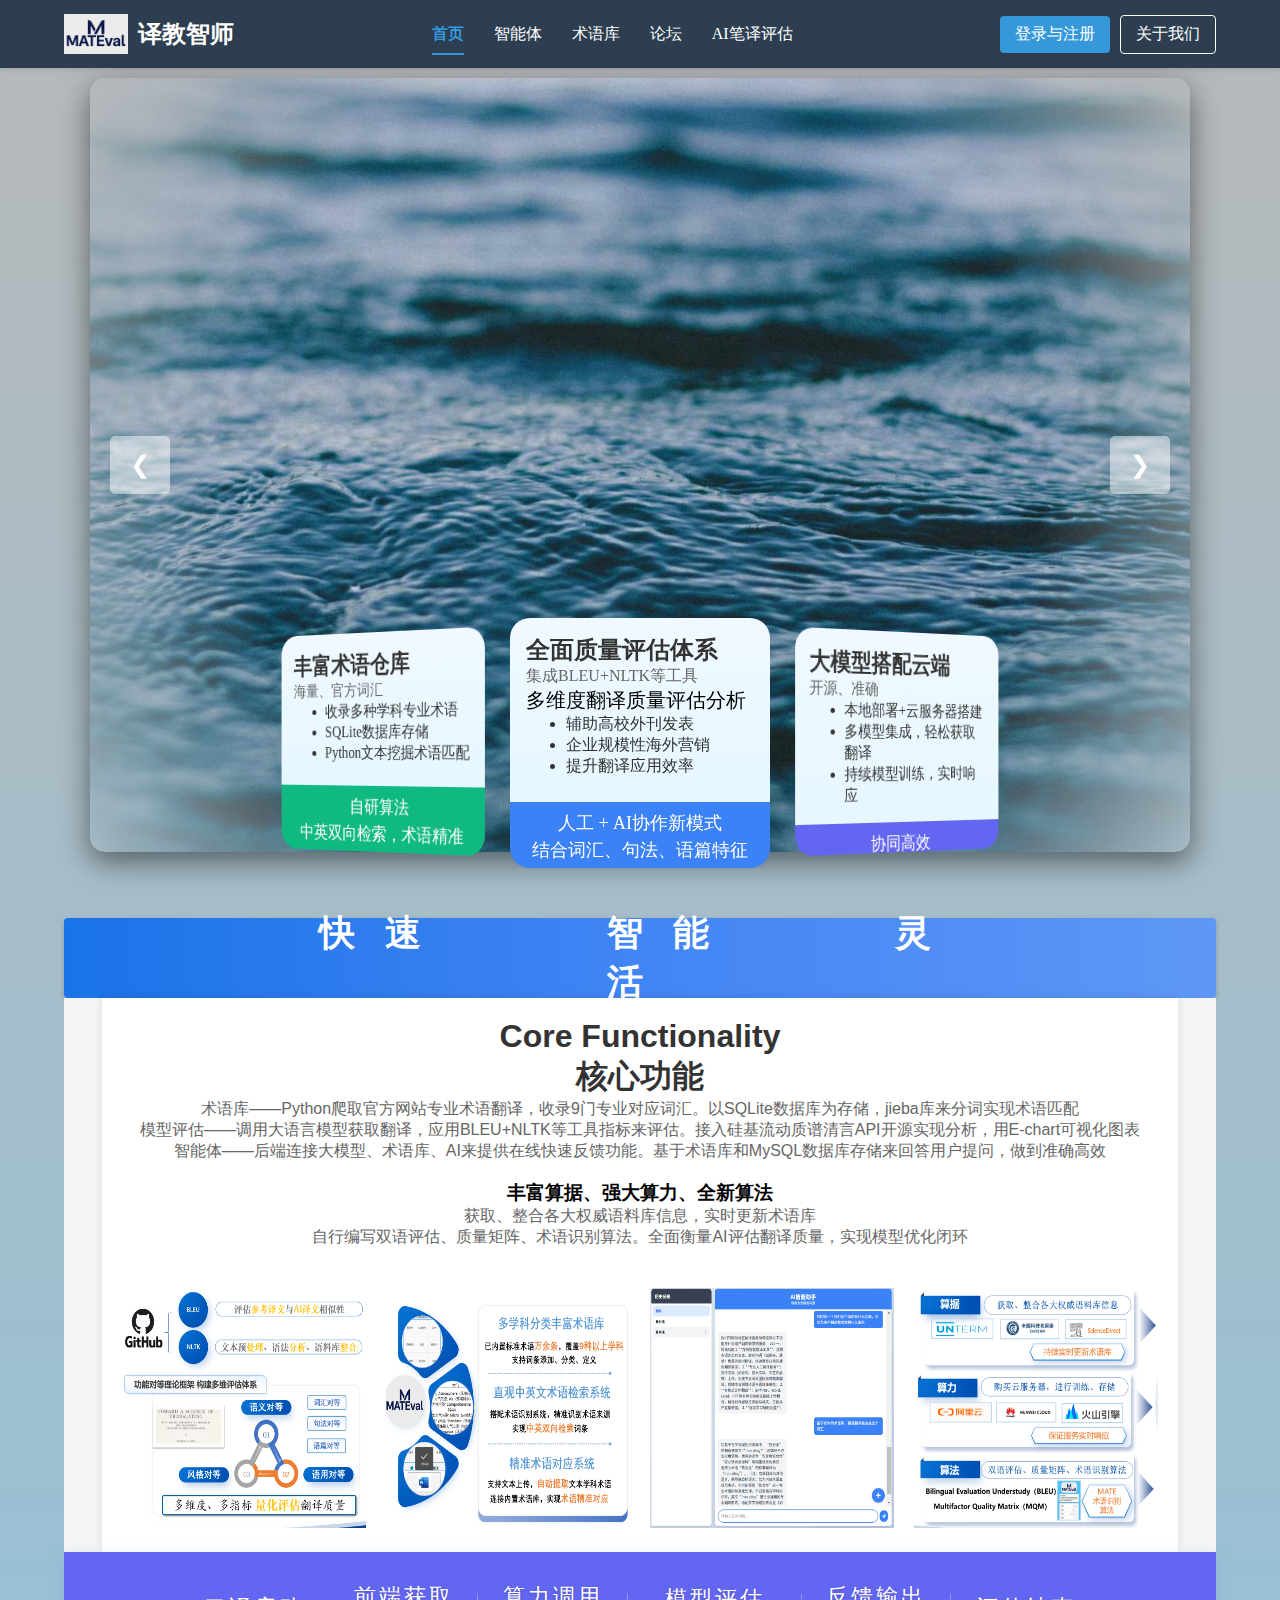
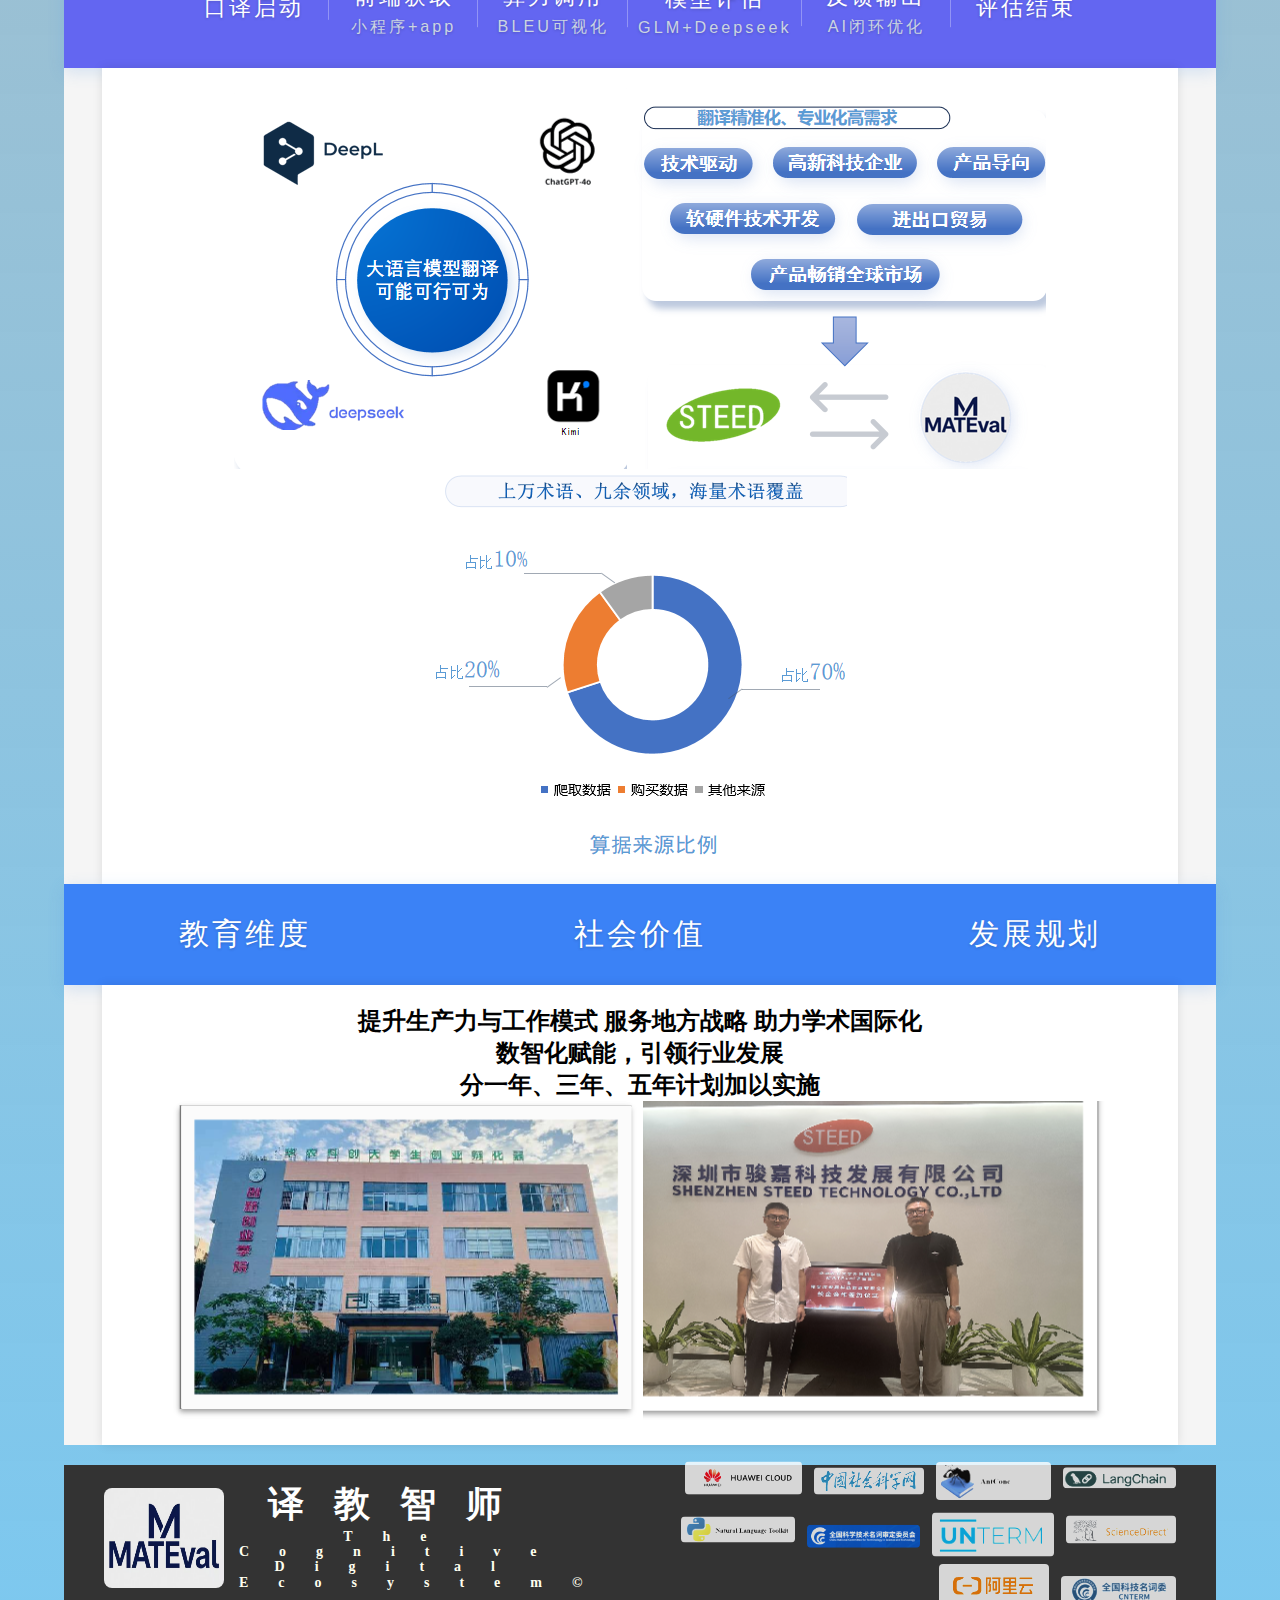
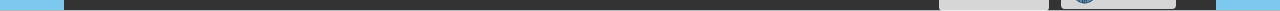
<file: index.html>
<!DOCTYPE html>
<html lang="en">
<head>
    <meta charset="UTF-8">
    <meta name="viewport" content="width=device-width, initial-scale=1.0">
    <title>主页</title>
    <link rel="stylesheet" type="text/css" href="css/index1.css">
    <link rel="stylesheet" href="css/daohanlan.css">
    <script src="js/daohanlan.js"></script>
    <script src="js/index1.js"></script>
    <style>
        nav ul {
            padding: 0;
            margin: 0;
            position: relative;
        }
    </style>

</head>
<header>
    <div class="container1">
        <div class="logo">
            <img src="img/logo.jpg" alt="Logo">
            <span>译教智师</span>
        </div>
        <nav>
            <ul>
                <li><a href="index.html" class="active">首页</a></li>
                <li><a href="pages/ai.html">智能体</a></li>
                <li><a href="pages/shuyuku.html">术语库</a></li>
                <li><a href="pages/luntan.html">论坛</a></li>
                <li><a href="pages/xiaoyu.html">AI笔译评估</a></li>
            </ul>
        </nav>

        <!-- 未登录状态 -->
        <div class="auth-buttons" id="authButtons">
            <a href="#" class="login-btn" id="loginBtn">登录与注册</a>
            <a href="#" class="register-btn" id="aboutBtn">关于我们</a>
        </div>

        <!-- 已登录状态 -->
        <div class="user-menu" id="userMenu">
            <div class="user-avatar"></div>
            <div class="user-info">
                <div class="user-name"></div>
                <div class="user-status"></div>
            </div>
            <div class="dropdown">
                <button class="dropdown-toggle" id="dropdownToggle">个人中心 ▼</button>
                <div class="dropdown-menu" id="dropdownMenu">
                    <a href="pages/myself.html">个人资料</a>
                    <a href="pages/loading.html" id="logoutBtn">退出登录</a>
                </div>
            </div>
        </div>
    </div>
</header>
<body>
<section class="carousel-container">
    <div class="carousel">
        <!-- 轮播图项目 -->
        <div class="carousel-item active">
            <img src="img/1.jpg" alt="图片 1">
        </div>
        <div class="carousel-item">
            <img src="img/2.png" alt="图片 2">
        </div>
        <div class="carousel-item">
            <img src="img/1.jpg" alt="图片 3">
        </div>
        <div class="carousel-item">
            <img src="img/2.png" alt="图片 4">
        </div>
    </div>

    <!-- 切换按钮 -->
    <button class="carousel-control prev" id="prevBtn">&#10094;</button>
    <button class="carousel-control next" id="nextBtn">&#10095;</button>
</section>
<div class="card-container">
    <!-- 左侧卡片 -->
    <div class="card card-left">
        <!-- 顶部渐变内容区 -->
        <div class="card-top">
            <h2>丰富术语仓库</h2>
            <p>海量、官方词汇</p>
            <ul>
                <li>收录多种学科专业术语</li>
                <li>SQLite数据库存储</li>
                <li>Python文本挖掘术语匹配</li>
            </ul>
        </div>
        <!-- 底部纯色按钮区 -->
        <div class="card-bottom">自研算法<br>中英双向检索，术语精准对应</div>
    </div>

    <!-- 中间卡片 -->
    <div class="card card-middle">
        <div class="card-top">
            <h2>全面质量评估体系</h2>
            <p>集成BLEU+NLTK等工具</p>
            <div class="tag">多维度翻译质量评估分析</div>
            <ul>
                <li>辅助高校外刊发表</li>
                <li>企业规模性海外营销</li>
                <li>提升翻译应用效率</li>
            </ul>
        </div>
        <div class="card-bottom">人工 + AI协作新模式<br><p style="color: white">结合词汇、句法、语篇特征</p></div>
    </div>

    <!-- 右侧卡片 -->
    <div class="card card-right">
        <div class="card-top">
            <h2>大模型搭配云端</h2>
            <p>开源、准确</p>
            <ul>
                <li>本地部署+云服务器搭建</li>
                <li>多模型集成，轻松获取翻译</li>
                <li>持续模型训练，实时响应</li>
            </ul>
        </div>
        <div class="card-bottom">协同高效<br>主流大语言模型支持</div>
    </div>
</div>

<section>
    <div class="blue-bar">
        <div class="text-container">快速  &nbsp;&nbsp; 智能 &nbsp;&nbsp;  灵活</div>
    </div>
    <div id="box2">
        <div class="container2">
            <h1>Core Functionality<br>核心功能</h1>
            <p>术语库——Python爬取官方网站专业术语翻译，收录9门专业对应词汇。以SQLite数据库为存储，jieba库来分词实现术语匹配</p>
            <p>模型评估——调用大语言模型获取翻译，应用BLEU+NLTK等工具指标来评估。接入硅基流动质谱清言API开源实现分析，用E-chart可视化图表</p>
            <p>智能体——后端连接大模型、术语库、AI来提供在线快速反馈功能。基于术语库和MySQL数据库存储来回答用户提问，做到准确高效</p>
            <br>
            <h3>丰富算据、强大算力、全新算法 </h3>
            <p>获取、整合各大权威语料库信息，实时更新术语库</p>
            <p>自行编写双语评估、质量矩阵、术语识别算法。全面衡量AI评估翻译质量，实现模型优化闭环</p>

            <div class="products">
                <div class="product">
                    <img src="img/11.png" alt="Product 1">
                    <div class="product-description">大语言模型评估<br>多维度翻译质量评估</div>
                </div>
                <div class="product">
                    <img src="img/22.png" alt="Product 2">
                    <div class="product-description">专业术语仓库<br>官方词汇，数据库</div>
                </div>
                <div class="product">
                    <img src="img/33.png" alt="Product 3">
                    <div class="product-description">全新智能体<br>生成式反馈优化</div>
                </div>
                <div class="product">
                    <img src="img/44.png" alt="Product 4">
                    <div class="product-description">平台基础构建<br>算据、算力、算法的集成调配</div>
                </div>
            </div>
        </div>
        <div class="divider divider-1">
            <div class="divider-content">
                <div class="timeline-item">
                    <h3>口译启动</h3>
                </div>
                <div class="timeline-item">
                    <h3>前端获取</h3>
                    <p>小程序+app</p>
                </div>
                <div class="timeline-item">
                    <h3>算力调用</h3>
                    <p>BLEU可视化</p>
                </div>
                <div class="timeline-item">
                    <h3>模型评估</h3>
                    <p>GLM+Deepseek</p>
                </div>
                <div class="timeline-item">
                    <h3>反馈输出</h3>
                    <p>AI闭环优化</p>
                </div>
                <div class="timeline-item">
                    <h3>评估结束</h3>
                </div>
            </div>
        </div>
        <div class="container2">
            <img src="img/3-1.png"/>
            <img src="img/3-2.png"/>
            <img src="img/3-3.png"/>
        </div>
        <div class="divider divider-2">
            <div class="divider-content">
                <span>教育维度</span>
                <span>社会价值</span>
                <span>发展规划</span>
            </div>
        </div>
        <div class="container2">
            <h2 style="font-family: 华文楷体">提升生产力与工作模式 服务地方战略 助力学术国际化</h2>
            <h2 style="font-family: 华文楷体">数智化赋能，引领行业发展</h2>
            <h2 style="font-family: 华文楷体">分一年、三年、五年计划加以实施</h2>
            <img src="img/l1.png"/>
            <img src="img/l3.png"/>
        </div>

    </div>

    <footer>
        <!-- 左侧固定区域 -->
        <div class="footer-left">
            <img src="img/logo.jpg" alt="智教译师 Logo" class="main-logo">
            <div class="text-container">
                <div class="brand-name">译教智师</div>
                <div class="copyright-text">The Cognitive Digital Ecosystem&copy;</div>
            </div>
        </div>
        <script>
            document.addEventListener('DOMContentLoaded', function() {
                const logoCloudContainer = document.getElementById('logo-cloud');

                const logoSources = [
                    'img/huawei.png',
                    'img/科学网.png',
                    'img/Ant.png',
                    'img/lang.png',
                    'img/自然语言.png',
                    'img/委员会.png',
                    'img/unterm.png',
                    'img/科学调查.png',
                    'img/阿里云.png',
                    'img/科技名词.png'
                ];
                let seed = 12345; // 你可以改成任何你喜欢的数字
                function pseudoRandom() {
                    seed = (seed * 9301 + 49297) % 233280;
                    return seed / 233280;
                }
                logoCloudContainer.innerHTML = '';

                // 创建词云效果
                logoSources.forEach(src => {
                    const img = document.createElement('img');
                    img.src = src;
                    img.alt = 'Partner Logo';
                    img.className = 'cloud-logo';

                    // 随机大小（词云效果）
                    const minSize = 110;
                    const maxSize = 126;
                    const randomValue = pseudoRandom();
                    const randomWidth = Math.floor(randomValue * (maxSize - minSize + 1)) + minSize;
                    img.style.width = `${randomWidth}px`;

                    // 随机垂直位置偏移，创造更自然的云图效果
                    const randomOffset = (Math.random() - 0.5) * 10;
                    img.style.transform = `translateY(${randomOffset}px)`;

                    logoCloudContainer.appendChild(img);
                });
            });
        </script>
        <!-- 右侧Logo云图区域 -->
        <div class="footer-right" id="logo-cloud">
        </div>
    </footer>

</section>


<!-- 虚化背景层 -->
<div id="aboutModal" class="modal-backdrop"></div>

<!-- 模态框内容层 -->
<div id="aboutModalContent" class="modal-content1">
    <span class="modal-close">&times;</span>
    <h2>关于我们</h2>
    <p>
        这里是你的关于我们页面内容。你可以写任何你想介绍的信息，比如你的团队故事、使命愿景、联系方式等等。
    </p>
    <p>
        欢迎访问我们的网站，希望你能喜欢！
    </p>
</div>

</body>
</html>
</file>
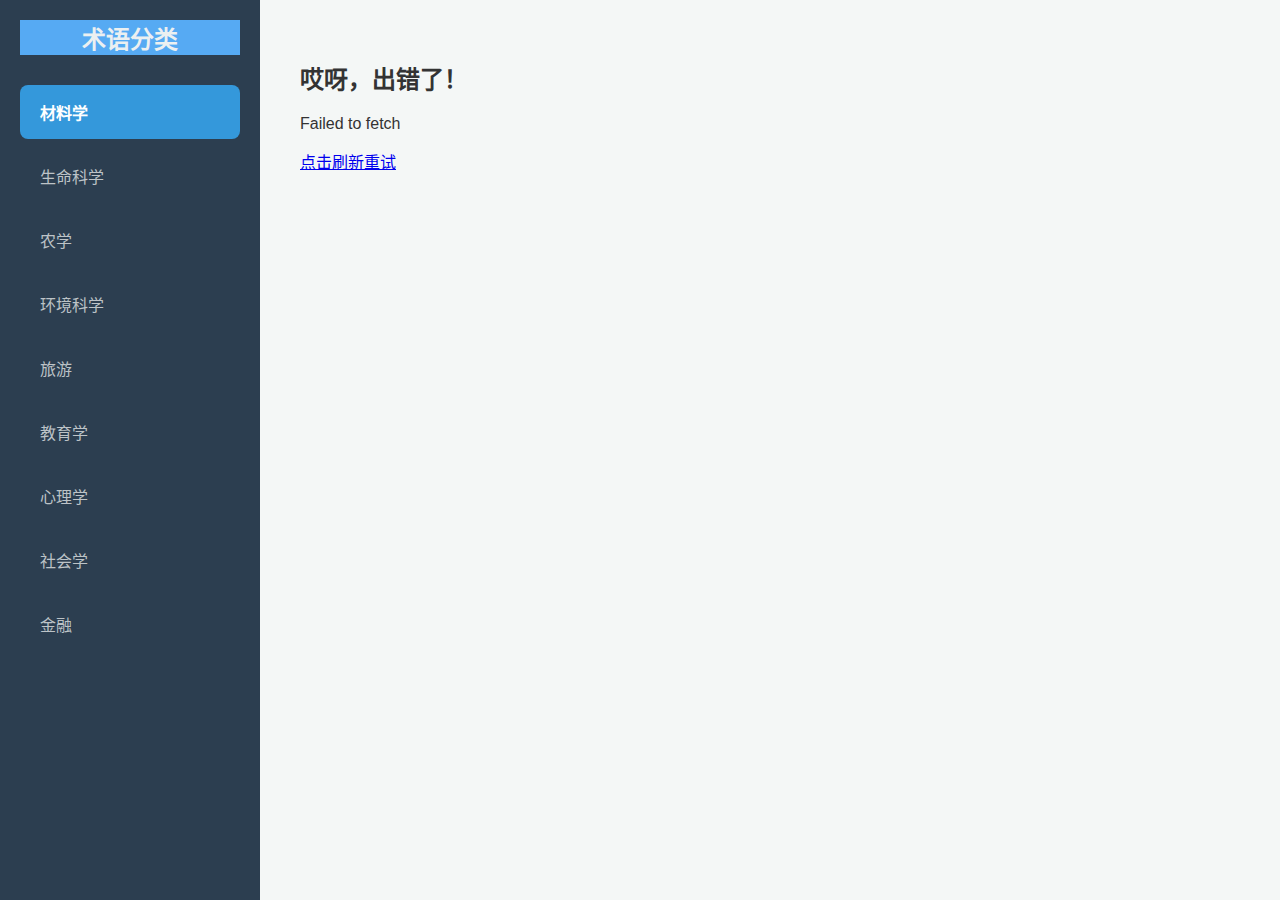
<file: pages/database.html>
<!DOCTYPE html>
<html lang="zh-CN">
<head>
    <meta charset="UTF-8">
    <meta name="viewport" content="width=device-width, initial-scale=1.0">
    <title>术语库 - 材料学</title>
    <style>
        /* --- 全局和变量设置 --- */
        :root {
            --primary-color: #2c3e50;      /* 深灰蓝，用于侧边栏和文字 */
            --accent-color: #3498db;       /* 亮蓝色，用于高亮和链接 */
            --background-color: #f4f7f6;   /* 浅灰背景 */
            --card-bg-color: #ffffff;      /* 卡片背景色 */
            --text-color: #333;            /* 主要文字颜色 */
            --border-color: #e0e0e0;       /* 边框颜色 */
            --sidebar-width: 260px;        /* 侧边栏宽度 */
        }

        body {
            margin: 0;
            font-family: -apple-system, BlinkMacSystemFont, "Segoe UI", Roboto, "Helvetica Neue", Arial, sans-serif;
            background-color: var(--background-color);
            color: var(--text-color);
        }

        /* --- 应用主容器 --- */
        .app-container {
            display: flex;
            height: 100vh;
            overflow: hidden;
        }

        /* --- 左侧导航栏 --- */
        .sidebar {
            width: var(--sidebar-width);
            background-color: var(--primary-color);
            color: white;
            padding: 20px;
            box-sizing: border-box; /* 让padding不影响总宽度 */
            display: flex;
            flex-direction: column;
        }

        .sidebar-title {
            background-color: #56aaf3;
            font-size: 1.5rem;
            margin-top: 0;
            margin-bottom: 30px;
            text-align: center;
            color: #ecf0f1;
        }

        .nav-item {
            display: block;
            padding: 15px 20px;
            margin-bottom: 10px;
            color: #bdc3c7;
            text-decoration: none;
            border-radius: 8px;
            transition: all 0.3s ease; /* 平滑过渡效果 */
            font-weight: 500;
        }

        .nav-item:hover {
            background-color: #34495e;
            color: white;
            transform: translateX(5px); /* 鼠标悬停时轻微右移 */
        }

        .nav-item.active {
            background-color: var(--accent-color);
            color: white;
            font-weight: bold;
        }

        /* --- 右侧主内容区 --- */
        .main-content {
            flex-grow: 1; /* 占据剩余所有空间 */
            padding: 40px;
            display: flex;
            flex-direction: column;
            overflow: hidden; /* 如果内容太多，允许滚动 */
        }

        .content-header {
            margin-bottom: 30px;
            border-bottom: 2px solid var(--border-color);
            padding-bottom: 20px;
            flex-shrink: 0;
        }

        .content-header h1 {
            font-size: 2.5rem;
            margin: 0;
            color: var(--primary-color);
        }

        .content-header p {
            font-size: 1.1rem;
            color: #7f8c8d;
            margin: 5px 0 0 0;
        }

        /* --- 三栏数据网格 --- */
        .terms-grid {
            display: flex;
            gap: 30px; /* 三栏之间的间距 */
            flex-grow: 1;
            overflow-y: auto;
            padding-right: 10px;
        }

        .terms-column {
            flex: 1; /* 每一栏平均分配宽度 */
            display: flex;
            flex-direction: column; /* 让卡片从上到下排列 */
            gap: 15px; /* 卡片之间的间距 */
        }

        /* --- 单个术语卡片样式 --- */
        .term-card {
            background-color: var(--card-bg-color);
            border-radius: 8px;
            padding: 20px;
            box-shadow: 0 2px 8px rgba(0, 0, 0, 0.06);
            transition: transform 0.2s ease, box-shadow 0.2s ease;
            border-left: 4px solid var(--accent-color); /* 左边框作为装饰 */
        }

        .term-card:hover {
            transform: translateY(-3px);
            box-shadow: 0 4px 12px rgba(0, 0, 0, 0.1);
        }

        .term-chinese {
            font-size: 1.1rem;
            font-weight: 600;
            color: var(--primary-color);
            margin: 0 0 8px 0;
        }

        .term-english {
            font-size: 1rem;
            color: #555;
            margin: 0;
            font-style: italic;
        }
        .terms-grid::-webkit-scrollbar {
            width: 8px; /* 滚动条的宽度 */
        }

        .terms-grid::-webkit-scrollbar-track {
            background: #f1f1f1; /* 滚动条轨道的颜色 */
            border-radius: 4px;
        }

        .terms-grid::-webkit-scrollbar-thumb {
            background: #c1c1c1; /* 滚动条滑块的颜色 */
            border-radius: 4px;
        }

        .terms-grid::-webkit-scrollbar-thumb:hover {
            background: #a8a8a8; /* 鼠标悬停在滑块上时的颜色 */
        }
    </style>
</head>
<script>
    // 页面加载完成后执行
    document.addEventListener('DOMContentLoaded', () => {
        // 1. 从URL获取当前分类
        const urlParams = new URLSearchParams(window.location.search);
        const currentCategory = urlParams.get('category') || 'clx'; // 默认为 clx

        // 2. 更新左侧导航的高亮状态
        updateActiveNav(currentCategory);

        // 3. 从后端加载数据并渲染页面
        loadAndRenderPage(currentCategory);
    });

    /**
     * 更新左侧导航栏的高亮状态
     */
    function updateActiveNav(category) {
        const navItems = document.querySelectorAll('.nav-item');
        navItems.forEach(item => {
            if (item.getAttribute('href').includes(`category=${category}`)) {
                item.classList.add('active');
            } else {
                item.classList.remove('active');
            }
        });
    }

    /**
     * 从后端API获取数据并渲染页面
     */
    async function loadAndRenderPage(category) {
        try {
            // 1. 显示加载状态
            showLoadingState();

            // 2. 构建API URL并请求数据
            // 注意：这里假设你的后端和前端在同一个域名下
            const apiUrl = `http://127.0.0.1:8000/words/${category}`;
            const response = await fetch(apiUrl);

            // 3. 检查响应是否成功
            if (!response.ok) {
                // 如果后端返回404，说明note_id无效
                if (response.status === 404) {
                    throw new Error('该分类暂无数据或分类不正确');
                }
                throw new Error(`网络请求失败: ${response.statusText}`);
            }

            // 4. 解析JSON数据
            const data = await response.json();

            // 5. 渲染数据到页面
            renderPage(data);

        } catch (error) {
            // 6. 如果任何环节出错，显示错误信息
            console.error('加载数据时出错:', error);
            showErrorState(error.message);
        }
    }

    /**
     * 渲染数据到页面
     * @param {object} data - 从后端获取的数据（一个键值对对象）
     */
    function renderPage(data) {
        // 检查数据是否有效
        if (!data || typeof data !== 'object' || Array.isArray(data)) {
            throw new Error('从后端获取的数据格式不正确，期望一个对象。');
        }

        // 获取分类信息
        const urlParams = new URLSearchParams(window.location.search);
        const currentCategory = urlParams.get('category') || 'clx';
        const categoryMap = {
            'clx': { title: '材料学', desc: '探索材料世界的专业术语' },
            'smkx': { title: '生命科学', desc: '揭示生命现象的奥秘' },
            'nx': { title: '农学', desc: '农业科学与技术的术语库' },
            'hjkx': { title: '环境科学', desc: '关注我们赖以生存的地球' },
            'ly': { title: '旅游', desc: '行万里路，读万卷书' },
            'jyx': { title: '教育学', desc: '传道授业解惑的专业词汇' },
            'xlx': { title: '心理学', desc: '探索人类内心世界的科学' },
            'shx': { title: '社会学', desc: '理解社会结构与变迁' },
            'jr': { title: '金融', desc: '经济与金融领域的核心术语' }
        };
        const categoryInfo = categoryMap[currentCategory];

        // --- 核心改动：直接构建完整的HTML，然后一次性赋值 ---

        // 1. 先构建所有术语卡片的HTML
        let termsHtml = '';
        let index = 0;
        // 为了方便分配到三栏，我们先把数据分组
        const columnsData = [[], [], []];
        for (const [chineseTerm, englishTerm] of Object.entries(data)) {
            columnsData[index % 3].push({ chinese: chineseTerm, english: englishTerm });
            index++;
        }

        // 生成每一列的HTML
        columnsData.forEach(column => {
            termsHtml += '<div class="terms-column">';
            column.forEach(word => {
                termsHtml += `
                <div class="term-card">
                    <p class="term-chinese">${word.chinese}</p>
                    <p class="term-english">${word.english}</p>
                </div>
            `;
            });
            termsHtml += '</div>';
        });

        // 2. 构建完整的页面内容HTML（包含标题和术语卡片）
        const finalHtml = `
        <header class="content-header">
            <h1 id="category-title">${categoryInfo.title}</h1>
            <p id="category-desc">${categoryInfo.desc}</p>
        </header>
        <div class="terms-grid">
            ${termsHtml}
        </div>
    `;

        // 3. 找到主内容容器，并用新的HTML替换它的全部内容
        const mainContent = document.querySelector('.main-content');
        if (mainContent) {
            mainContent.innerHTML = finalHtml;
        }
    }

    /**
     * 显示加载中的状态
     */
    function showLoadingState() {
        const mainContent = document.querySelector('.main-content');
        if(mainContent) {
            mainContent.innerHTML = `
                <header class="content-header">
                    <h1>加载中...</h1>
                </header>
                <div class="terms-grid">
                    <div class="loading-placeholder"></div>
                    <div class="loading-placeholder"></div>
                    <div class="loading-placeholder"></div>
                </div>
               `;
        }
        // 可以在CSS里加一个 .loading-placeholder 的动画效果
    }

    /**
     * 显示错误信息
     */
    function showErrorState(message) {
        const mainContent = document.querySelector('.main-content');
        mainContent.innerHTML = `
        <div class="error-message">
            <h2>哎呀，出错了！</h2>
            <p>${message}</p>
            <a href="javascript:location.reload();">点击刷新重试</a>
        </div>
    `;
    }

</script>
<body>

<div class="app-container">
    <!-- 左侧导航栏 -->
    <aside class="sidebar">
        <h2 class="sidebar-title">术语分类</h2>
        <nav class="nav-menu">
            <!-- 这9个链接，当前选中的会有 active 类 -->
            <a href="?category=clx" class="nav-item active">材料学</a>
            <a href="?category=smkx" class="nav-item">生命科学</a>
            <a href="?category=nx" class="nav-item">农学</a>
            <a href="?category=hjkx" class="nav-item">环境科学</a>
            <a href="?category=ly" class="nav-item">旅游</a>
            <a href="?category=jyx" class="nav-item">教育学</a>
            <a href="?category=xlx" class="nav-item">心理学</a>
            <a href="?category=shx" class="nav-item">社会学</a>
            <a href="?category=jr" class="nav-item">金融</a>
        </nav>
    </aside>

    <!-- 右侧主内容区 -->
    <main class="main-content">
        <!-- 标题区域 -->
        <header class="content-header">
            <h1 id="category-title">材料学</h1>
            <p id="category-desc">探索材料世界的专业术语</p>
        </header>

        <!-- 三栏数据容器 -->
        <div class="terms-grid">
            <!-- 第一栏 -->
            <div class="terms-column" id="column-1">
                <!-- 数据会通过JS动态插入这里 -->
            </div>
            <!-- 第二栏 -->
            <div class="terms-column" id="column-2">
                <!-- 数据会通过JS动态插入这里 -->
            </div>
            <!-- 第三栏 -->
            <div class="terms-column" id="column-3">
                <!-- 数据会通过JS动态插入这里 -->
            </div>
        </div>
    </main>
</div>


</body>
</html>
</file>
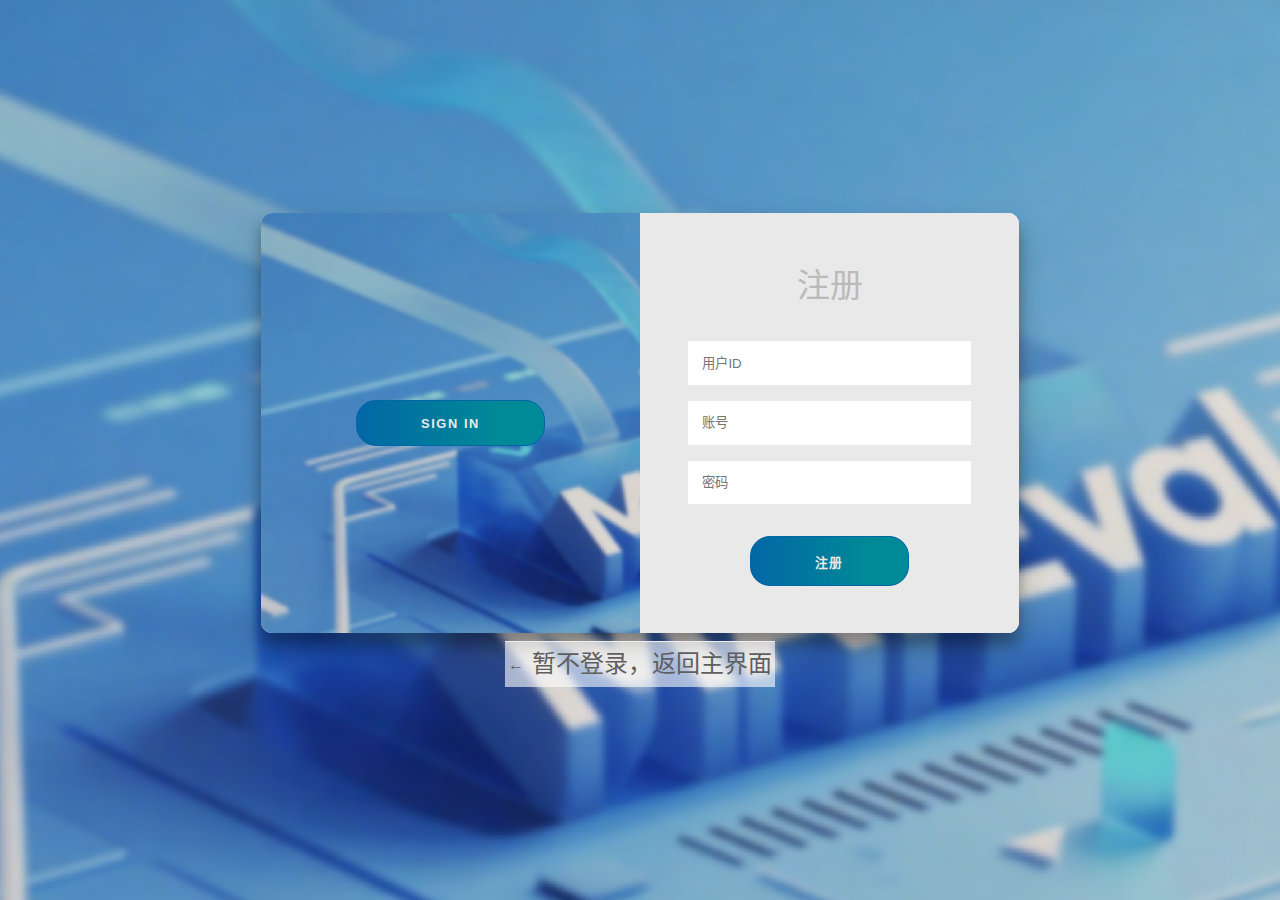
<file: pages/loading.html>
<!DOCTYPE html>
<html lang="zh-CN">
<head>
    <meta charset="UTF-8">
    <title>登录与注册</title>
    <link rel="stylesheet" type="text/css" href="../css/loading.css">
    <script src="../js/loading.js"></script>
</head>
<body>
<section>
    <div class="container right-panel-active">
        <!-- Sign Up -->
        <div class="container__form container--signup">
            <form action="#" class="form" id="form1">
                <h2 class="form__title">注册</h2>
                <input type="text" placeholder="用户ID" class="input" name="username" required />
                <input type="text" placeholder="账号" class="input" name="account" required />
                <input type="password" placeholder="密码" class="input" name="password" required />
                <button type="submit" class="btn">注册</button>
                <div class="feedback" id="feedbackSignup"></div>
            </form>
        </div>

        <!-- Sign In -->
        <div class="container__form container--signin">
            <form action="#" class="form" id="form2">
                <h2 class="form__title">登录</h2>
                <input type="text" placeholder="账号" class="input" />
                <input type="password" placeholder="密码" class="input" />
                <a href="#" class="forgot-password" id="forgotPasswordLink">忘记密码？</a>
                <button type="submit" class="btn">登录</button>
                <div class="feedback" id="feedbackSignin"></div>
            </form>
        </div>


        <!-- Overlay -->
        <div class="container__overlay">
            <div class="overlay">
                <div class="overlay__panel overlay--left">
                    <button class="btn" id="signIn">Sign In</button>
                </div>
                <div class="overlay__panel overlay--right">
                    <button class="btn" id="signUp">Sign Up</button>
                </div>
            </div>
        </div>
    </div>
    <div class="back-link-container">
        <a href="../index.html" class="back-link">暂不登录，返回主界面</a>
    </div>
    <div class="modal" id="forgotPasswordModal">
        <div class="modal-content">
            <span class="close">&times;</span>
            <h2>重置密码</h2>
            <p>请输入您注册时使用的手机号</p>
            <input type="tel" id="resetPhoneInput" placeholder="请输入手机号" class="input" />
            <div class="modal-buttons">
                <button id="cancelReset" class="btn btn-secondary">取消</button>
                <button id="confirmReset" class="btn">确认重置</button>
            </div>
            <div class="feedback" id="resetFeedback"></div>
        </div>
    </div>
</section>
</body>
</html>
</file>
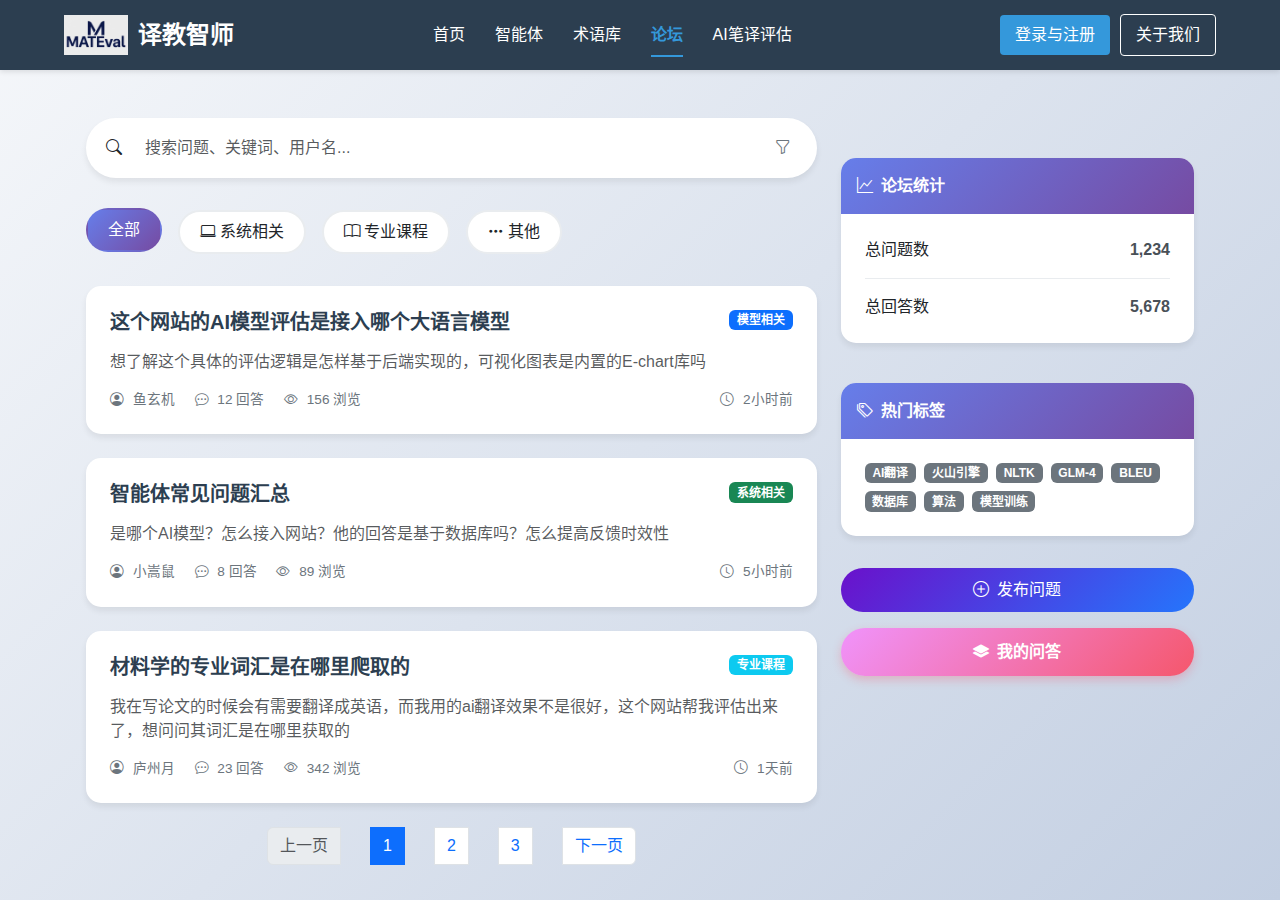
<file: pages/luntan.html>
<!DOCTYPE html>
<html lang="zh-CN">
<head>
    <meta charset="UTF-8">
    <meta name="viewport" content="width=device-width, initial-scale=1.0">
    <title>技术论坛 - 分享与交流</title>
    <!-- Bootstrap 5 CSS -->
    <link href="https://cdn.jsdelivr.net/npm/bootstrap@5.3.0/dist/css/bootstrap.min.css" rel="stylesheet">
    <!-- Bootstrap Icons -->
    <link rel="stylesheet" href="https://cdn.jsdelivr.net/npm/bootstrap-icons@1.11.0/font/bootstrap-icons.css">
    <link rel="stylesheet" href="../css/daohanlan.css">
    <link rel="stylesheet" href="../css/luntan.css">
    <script src="../js/daohanlan.js"></script>
    <style>
        nav ul{
            padding: 0;
            margin: 0;
            position: relative;
            z-index: 1001;
        }
    </style>
</head>
<!-- 导航栏 -->
<header>
    <div class="container1">
        <div class="logo">
            <img src="../img/logo.jpg" alt="Logo">
            <span>译教智师</span>
        </div>
        <nav>
            <ul>
                <li><a href="../index.html">首页</a></li>
                <li><a href="ai.html">智能体</a></li>
                <li><a href="shuyuku.html">术语库</a></li>
                <li><a href="luntan.html" class="active">论坛</a></li>
                <li><a href="xiaoyu.html">AI笔译评估</a></li>
            </ul>
        </nav>

        <!-- 未登录状态 -->
        <div class="auth-buttons" id="authButtons">
            <a href="#" class="login-btn" id="loginBtn">登录与注册</a>
            <a href="#" class="register-btn" id="aboutBtn">关于我们</a>
        </div>

        <!-- 已登录状态 -->
        <div class="user-menu" id="userMenu">
            <div class="user-avatar">鱼</div>
            <div class="user-info">
                <div class="user-name">鱼玄机</div>
                <div class="user-status">在线</div>
            </div>
            <div class="dropdown">
                <button class="dropdown-toggle" id="dropdownToggle">个人中心 ▼</button>
                <div class="dropdown-menu" id="dropdownMenu">
                    <a href="myself.html">个人资料</a>
                    <a href="loading.html" id="logoutBtn">退出登录</a>
                </div>
            </div>
        </div>
    </div>
</header>
<body>
<!-- 主内容区 -->
<div class="container main-container">
    <div class="row">
        <!-- 左侧内容区 -->
        <div class="col-lg-8">
            <!-- 搜索框 -->
            <div class="search-container d-flex align-items-center">
                <i class="bi bi-search me-2"></i>
                <input type="text" class="form-control" placeholder="搜索问题、关键词、用户名...">
                <button type="button"><i class="bi bi-funnel"></i></button>
            </div>

            <!-- 分类标签 -->
            <div class="category-pills">
                <div class="category-pill active">全部</div>
                <div class="category-pill">
                    <i class="bi bi-laptop me-1"></i>系统相关
                </div>
                <div class="category-pill">
                    <i class="bi bi-book me-1"></i>专业课程
                </div>
                <div class="category-pill">
                    <i class="bi bi-three-dots me-1"></i>其他
                </div>
            </div>

            <!-- 问题列表 -->
            <div id="questions-container">
                <!-- 示例问题卡片 1 -->
                <div class="card question-card" data-question-id="1">
                    <div class="card-body">
                        <div class="d-flex justify-content-between align-items-start mb-2">
                            <h5 class="card-title">
                            </h5>
                            <span class="badge bg-primary"></span>
                        </div>
                        <p class="card-text text-muted"></p>
                        <div class="question-meta d-flex justify-content-between">
                            <div>
                                <i class="bi bi-person-circle"></i>
                                <span class="ms-3"><i class="bi bi-chat-dots"></i></span>
                                <span class="ms-3"><i class="bi bi-eye"></i></span>
                            </div>
                            <div>
                                <i class="bi bi-clock"></i>
                            </div>
                        </div>
                    </div>
                </div>

                <!-- 示例问题卡片 2 -->
                <div class="card question-card" data-question-id="2">
                    <div class="card-body">
                        <div class="d-flex justify-content-between align-items-start mb-2">
                            <h5 class="card-title">

                            </h5>
                            <span class="badge bg-success"></span>
                        </div>
                        <p class="card-text text-muted"></p>
                        <div class="question-meta d-flex justify-content-between">
                            <div>
                                <i class="bi bi-person-circle"></i>
                                <span class="ms-3"><i class="bi bi-chat-dots"></i></span>
                                <span class="ms-3"><i class="bi bi-eye"></i></span>
                            </div>
                            <div>
                                <i class="bi bi-clock"></i>
                            </div>
                        </div>
                    </div>
                </div>

                <!-- 示例问题卡片 3 -->
                <div class="card question-card" data-question-id="3">
                    <div class="card-body">
                        <div class="d-flex justify-content-between align-items-start mb-2">
                            <h5 class="card-title">
                                <a href="#"></a>
                            </h5>
                            <span class="badge bg-info"></span>
                        </div>
                        <p class="card-text text-muted"></p>
                        <div class="question-meta d-flex justify-content-between">
                            <div>
                                <i class="bi bi-person-circle"></i>
                                <span class="ms-3"><i class="bi bi-chat-dots"></i></span>
                                <span class="ms-3"><i class="bi bi-eye"></i></span>
                            </div>
                            <div>
                                <i class="bi bi-clock"></i>
                            </div>
                        </div>
                    </div>
                </div>
            </div>

            <!-- 分页 -->
            <nav aria-label="Page navigation">
                <ul class="pagination justify-content-center">
                    <li class="page-item disabled">
                        <a class="page-link" href="#" tabindex="-1">上一页</a>
                    </li>
                    <li class="page-item active"><a class="page-link" href="#">1</a></li>
                    <li class="page-item"><a class="page-link" href="#">2</a></li>
                    <li class="page-item"><a class="page-link" href="#">3</a></li>
                    <li class="page-item">
                        <a class="page-link" href="#">下一页</a>
                    </li>
                </ul>
            </nav>
        </div>

        <!-- 右侧边栏 -->
        <div class="col-lg-4">
            <!-- 论坛统计卡片 -->
            <div class="card stats-card">
                <div class="card-header">
                    <i class="bi bi-graph-up me-2"></i>论坛统计
                </div>
                <div class="card-body">
                    <div class="stat-item">
                        <span>总问题数</span>
                        <span class="stat-value">1,234</span>
                    </div>
                    <div class="stat-item">
                        <span>总回答数</span>
                        <span class="stat-value">5,678</span>
                    </div>
                </div>
            </div>

            <!-- 热门标签 -->
            <div class="card stats-card">
                <div class="card-header">
                    <i class="bi bi-tags me-2"></i>热门标签
                </div>
                <div class="card-body">
                    <div class="d-flex flex-wrap gap-2">
                        <span class="badge bg-secondary">AI翻译</span>
                        <span class="badge bg-secondary">火山引擎</span>
                        <span class="badge bg-secondary">NLTK</span>
                        <span class="badge bg-secondary">GLM-4</span>
                        <span class="badge bg-secondary">BLEU</span>
                        <span class="badge bg-secondary">数据库</span>
                        <span class="badge bg-secondary">算法</span>
                        <span class="badge bg-secondary">模型训练</span>
                    </div>
                </div>
            </div>

            <!-- 发布新问题按钮 -->
            <button class="publish-btn" data-bs-toggle="modal" data-bs-target="#publishQuestionModal">
                <i class="bi bi-plus-circle me-2"></i>发布问题
            </button>
            <button class="my-btn">
                <i class="bi bi-layers-fill me-2"></i>我的问答
            </button>
        </div>
    </div>
</div>
<!-- 问题详情模态框 (从右侧滑入) -->
<div class="modal fade" id="questionDetailModal" tabindex="-1" aria-labelledby="questionDetailModalLabel" aria-hidden="true">
    <div class="modal-dialog modal-lg modal-dialog-scrollable">
        <div class="modal-content">
            <div class="modal-header">
                <h5 class="modal-title" id="questionDetailModalLabel">问题详情</h5>
                <button type="button" class="btn-close" data-bs-dismiss="modal" aria-label="Close"></button>
            </div>
            <div class="modal-body">
                <!-- 问题内容 -->
                <div class="question-detail mb-4">
                    <h4 id="detailQuestionTitle">如何使用Python进行数据分析？</h4>
                    <div class="mb-2">
                        <span class="badge bg-primary">电脑相关</span>
                    </div>
                    <p id="detailQuestionContent">我是初学者，想了解Python在数据分析领域的应用，应该从哪里开始？</p>
                    <div class="question-meta">
                        <div class="d-flex align-items-center">
                            <i class="bi bi-person-circle me-2"></i>
                            <span>提问者: 张三</span>
                        </div>
                        <div class="question-stats">
                            <div class="question-stat">
                                <i class="bi bi-eye"></i>
                                <span>256 浏览</span>
                            </div>
                            <div class="question-stat">
                                <i class="bi bi-clock"></i>
                                <span>2小时前</span>
                            </div>
                        </div>
                    </div>
                </div>

                <!-- 回答列表 -->
                <div class="answers-section">
                    <h5 class="mb-3">全部回答 (12)</h5>

                    <!-- 回答项 1 -->
                    <div class="answer-item">
                        <div class="d-flex justify-content-between mb-2">
                            <div class="answer-author">李四</div>
                            <div class="answer-time">1小时前</div>
                        </div>
                        <p>Python在数据分析领域非常强大，推荐你从Pandas库开始学习，它是专门用于数据处理的库。然后可以学习NumPy进行数值计算，Matplotlib和Seaborn用于数据可视化。</p>
                        <div class="d-flex gap-3 mt-2">
                            <button class="btn btn-sm btn-outline-secondary">
                                <i class="bi bi-hand-thumbs-up"></i> 赞同 (5)
                            </button>
                            <button class="btn btn-sm btn-outline-secondary">
                                <i class="bi bi-reply"></i> 回复
                            </button>
                        </div>
                    </div>

                    <!-- 回答项 2 -->
                    <div class="answer-item">
                        <div class="d-flex justify-content-between mb-2">
                            <div class="answer-author">王五</div>
                            <div class="answer-time">30分钟前</div>
                        </div>
                        <p>建议你先学习Python基础语法，然后再专门学习数据分析相关的库。可以找一些实战项目来做，比如分析股票数据、天气数据等，这样学习效果会更好。</p>
                        <div class="d-flex gap-3 mt-2">
                            <button class="btn btn-sm btn-outline-secondary">
                                <i class="bi bi-hand-thumbs-up"></i> 赞同 (3)
                            </button>
                            <button class="btn btn-sm btn-outline-secondary">
                                <i class="bi bi-reply"></i> 回复
                            </button>
                        </div>
                    </div>
                </div>
            </div>
            <div class="modal-footer">
                <div class="input-group">
                    <input type="text" class="form-control" placeholder="写下你的回答...">
                    <button class="btn btn-primary" type="button">提交回答</button>
                </div>
            </div>
        </div>
    </div>
</div>

<!-- 发布新问题模态框 (从左侧滑入) -->
<div class="modal fade" id="publishQuestionModal" tabindex="-1" aria-labelledby="publishQuestionModalLabel" aria-hidden="true">
    <div class="modal-dialog modal-dialog-scrollable">
        <div class="modal-content">
            <div class="modal-header">
                <h5 class="modal-title" id="publishQuestionModalLabel">发布新问题</h5>
                <button type="button" class="btn-close" data-bs-dismiss="modal" aria-label="Close"></button>
            </div>
            <div class="modal-body">
                <form id="publishQuestionForm">
                    <div class="mb-3">
                        <label for="questionTitle" class="form-label">问题标题</label>
                        <input type="text" class="form-control" id="questionTitle" placeholder="请输入问题标题" required>
                    </div>
                    <div class="mb-3">
                        <label for="questionCategory" class="form-label">问题分类</label>
                        <select class="form-select" id="questionCategory" required>
                            <option value="" selected disabled>请选择分类</option>
                            <option value="computer">电脑相关</option>
                            <option value="course">专业课程</option>
                            <option value="other">其他</option>
                        </select>
                    </div>
                    <div class="mb-3">
                        <label for="questionContent" class="form-label">问题描述</label>
                        <textarea class="form-control" id="questionContent" rows="6" placeholder="请详细描述你的问题..." required></textarea>
                    </div>
                    <div class="mb-3">
                        <label for="questionTags" class="form-label">标签</label>
                        <input type="text" class="form-control" id="questionTags" placeholder="输入标签，用逗号分隔">
                        <div class="form-text">例如: Python, 数据分析, 初学者</div>
                    </div>
                </form>
            </div>
            <div class="modal-footer">
                <button type="button" class="btn btn-secondary" data-bs-dismiss="modal">取消</button>
                <button type="button" class="btn btn-primary" id="submitQuestionBtn">发布问题</button>
            </div>
        </div>
    </div>
</div>
<div id = "aboutModal" class="modal-backdrop"></div>

<div id="aboutModalContent" class="modal-content1">
    <span class="modal-close">&times;</span>
    <h2>关于我们</h2>
    <p>
        这里是你的“关于我们”页面内容。你可以写任何你想介绍的信息，比如你的团队故事、使命愿景、联系方式等等。
    </p>
    <p>
        欢迎访问我们的网站，希望你能喜欢！
    </p>
</div>
<!-- Bootstrap 5 JS -->
<script src="https://cdn.jsdelivr.net/npm/bootstrap@5.3.0/dist/js/bootstrap.bundle.min.js"></script>

<script>
    // 分类标签点击事件
    document.querySelectorAll('.category-pill').forEach(pill => {
        pill.addEventListener('click', function() {
            // 移除所有active类
            document.querySelectorAll('.category-pill').forEach(p => {
                p.classList.remove('active');
            });
            // 添加active类到当前点击的标签
            this.classList.add('active');

            // 这里可以添加筛选逻辑
            const category = this.textContent.trim();
            console.log('选择了分类:', category);
            // TODO: 根据分类筛选问题
        });
    });

    // 搜索功能
    document.querySelector('.search-container input').addEventListener('keyup', function(e) {
        if (e.key === 'Enter') {
            const searchTerm = this.value.trim();
            console.log('搜索:', searchTerm);
            // TODO: 实现搜索逻辑
        }
    });

    document.querySelectorAll('.question-card').forEach(card => {
        card.addEventListener('click', function() {
            const questionId = this.getAttribute('data-question-id');
            const questionTitle = this.querySelector('.card-title').textContent;
            const questionContent = this.querySelector('.card-text').textContent;

            // 更新模态框内容
            document.getElementById('detailQuestionTitle').textContent = questionTitle;
            document.getElementById('detailQuestionContent').textContent = questionContent;

            // 显示问题详情模态框
            const questionDetailModal = new bootstrap.Modal(document.getElementById('questionDetailModal'));
            questionDetailModal.show();

            console.log('查看问题详情:', questionId);
            // TODO: 根据问题ID获取详细内容和回答
        });
    });

    // 发布新问题表单提交
    document.getElementById('submitQuestionBtn').addEventListener('click', function() {
        const title = document.getElementById('questionTitle').value;
        const category = document.getElementById('questionCategory').value;
        const content = document.getElementById('questionContent').value;
        const tags = document.getElementById('questionTags').value;

        if (!title || !category || !content) {
            alert('请填写必要信息');
            return;
        }

        console.log('发布新问题:', { title, category, content, tags });
        // TODO: 提交问题到后端

        // 关闭模态框
        const publishQuestionModal = bootstrap.Modal.getInstance(document.getElementById('publishQuestionModal'));
        publishQuestionModal.hide();

        // 重置表单
        document.getElementById('publishQuestionForm').reset();

        // 显示成功提示
        alert('问题发布成功！');
    });
</script>
<script>
    // 问题数据（实际项目中应该从后端API获取）
    const questionsData = [
        // 第一页数据
        [
            {
                id: 1,
                title: "这个网站的AI模型评估是接入哪个大语言模型",
                content: "想了解这个具体的评估逻辑是怎样基于后端实现的，可视化图表是内置的E-chart库吗",
                category: "模型相关",
                categoryClass: "bg-primary",
                author: "鱼玄机",
                answers: 12,
                views: 156,
                time: "2小时前"
            },
            {
                id: 2,
                title: "智能体常见问题汇总",
                content: "是哪个AI模型？怎么接入网站？他的回答是基于数据库吗？怎么提高反馈时效性",
                category: "系统相关",
                categoryClass: "bg-success",
                author: "小嵩鼠",
                answers: 8,
                views: 89,
                time: "5小时前"
            },
            {
                id: 3,
                title: "材料学的专业词汇是在哪里爬取的",
                content: "我在写论文的时候会有需要翻译成英语，而我用的ai翻译效果不是很好，这个网站帮我评估出来了，想问问其词汇是在哪里获取的",
                category: "专业课程",
                categoryClass: "bg-info",
                author: "庐州月",
                answers: 23,
                views: 342,
                time: "1天前"
            }
        ],
        // 第二页数据
        [
            {
                id: 4,
                title: "术语库搭建",
                content: "我们在学习数据库课程的时候页也需要搭建数据库来存储数据，能不能学习一下这个配置思路，求指点",
                category: "MySQL数据库",
                categoryClass: "bg-warning",
                author: "麦麦曲奇饼",
                answers: 15,
                views: 234,
                time: "3小时前"
            },
            {
                id: 5,
                title: "网站提升建议",
                content: "后期用户挂载多要考虑申请一个服务器来跑，设置一些多并发处理逻辑。然后防火墙和拦截应该要配置一下，保证安全",
                category: "系统升级",
                categoryClass: "bg-danger",
                author: "一直很安静",
                answers: 9,
                views: 167,
                time: "6小时前"
            },
            {
                id: 6,
                title: "语言学习入门推荐书籍",
                content: "想开始学习多门语言，不知道从哪本书入手比较好？求推荐适合新手的教材...",
                category: "语言学习",
                categoryClass: "bg-secondary",
                author: "乌托邦",
                answers: 31,
                views: 456,
                time: "8小时前"
            }
        ],
        // 第三页数据
        [
            {
                id: 7,
                title: "Java多线程编程常见陷阱",
                content: "在开发多线程应用时遇到了死锁、竞态条件等问题，总结了一些常见的陷阱和解决方案...",
                category: "Java",
                categoryClass: "bg-primary",
                author: "周九",
                answers: 18,
                views: 289,
                time: "12小时前"
            },
            {
                id: 8,
                title: "Android开发性能优化指南",
                content: "整理了一份Android应用性能优化的完整指南，包括内存管理、UI渲染优化等方面...",
                category: "Android",
                categoryClass: "bg-success",
                author: "吴十",
                answers: 22,
                views: 378,
                time: "1天前"
            },
            {
                id: 9,
                title: "算法面试必备知识点",
                content: "准备算法面试，整理了必会的数据结构和算法知识点，包括时间复杂度分析等...",
                category: "算法",
                categoryClass: "bg-info",
                author: "郑十一",
                answers: 45,
                views: 567,
                time: "2天前"
            }
        ]
    ];

    let currentPage = 1;
    const questionsPerPage = 3;
    const totalPages = questionsData.length;

    // 渲染问题卡片
    function renderQuestions(page) {
        const container = document.getElementById('questions-container');
        const questions = questionsData[page - 1];

        // 清空容器
        container.innerHTML = '';

        // 生成问题卡片HTML
        questions.forEach(question => {
            const cardHTML = `
            <div class="card question-card" data-question-id="${question.id}">
                <div class="card-body">
                    <div class="d-flex justify-content-between align-items-start mb-2">
                        <h5 class="card-title">
                            <a href="#" onclick="showQuestionDetail(${question.id}); return false;">${question.title}</a>
                        </h5>
                        <span class="badge ${question.categoryClass}">${question.category}</span>
                    </div>
                    <p class="card-text text-muted">${question.content}</p>
                    <div class="question-meta d-flex justify-content-between">
                        <div>
                            <i class="bi bi-person-circle"></i> ${question.author}
                            <span class="ms-3"><i class="bi bi-chat-dots"></i> ${question.answers} 回答</span>
                            <span class="ms-3"><i class="bi bi-eye"></i> ${question.views} 浏览</span>
                        </div>
                        <div>
                            <i class="bi bi-clock"></i> ${question.time}
                        </div>
                    </div>
                </div>
            </div>
        `;
            container.innerHTML += cardHTML;
        });
    }

    // 更新分页控件
    function updatePagination() {
        const pagination = document.querySelector('.pagination');
        let paginationHTML = '';

        // 上一页
        paginationHTML += `
        <li class="page-item ${currentPage === 1 ? 'disabled' : ''}">
            <a class="page-link" href="#" onclick="changePage(${currentPage - 1}); return false;">上一页</a>
        </li>
    `;

        // 页码
        for (let i = 1; i <= totalPages; i++) {
            paginationHTML += `
            <li class="page-item ${i === currentPage ? 'active' : ''}">
                <a class="page-link" href="#" onclick="changePage(${i}); return false;">${i}</a>
            </li>
        `;
        }

        // 下一页
        paginationHTML += `
        <li class="page-item ${currentPage === totalPages ? 'disabled' : ''}">
            <a class="page-link" href="#" onclick="changePage(${currentPage + 1}); return false;">下一页</a>
        </li>
    `;

        pagination.innerHTML = paginationHTML;
    }

    // 切换页面
    function changePage(page) {
        if (page < 1 || page > totalPages) return;

        currentPage = page;
        renderQuestions(currentPage);
        updatePagination();

        // 滚动到问题列表顶部
        document.getElementById('questions-container').scrollIntoView({ behavior: 'smooth' });
    }

    // 显示问题详情（模态框功能）
    function showQuestionDetail(questionId) {
        // 查找问题数据
        let question = null;
        for (let page of questionsData) {
            question = page.find(q => q.id === questionId);
            if (question) break;
        }

        if (!question) return;

        // 创建或更新模态框
        let modal = document.getElementById('questionModal');
        if (!modal) {
            // 如果模态框不存在，创建一个
            modal = document.createElement('div');
            modal.className = 'modal fade';
            modal.id = 'questionModal';
            modal.tabIndex = '-1';
            modal.innerHTML = `
            <div class="modal-dialog modal-lg">
                <div class="modal-content">
                    <div class="modal-header">
                        <h5 class="modal-title" id="modalTitle"></h5>
                        <button type="button" class="btn-close" data-bs-dismiss="modal"></button>
                    </div>
                    <div class="modal-body" id="modalBody"></div>
                    <div class="modal-footer">
                        <button type="button" class="btn btn-secondary" data-bs-dismiss="modal">关闭</button>
                        <button type="button" class="btn btn-primary">回答问题</button>
                    </div>
                </div>
            </div>
        `;
            document.body.appendChild(modal);
        }

        // 更新模态框内容
        document.getElementById('modalTitle').textContent = question.title;
        document.getElementById('modalBody').innerHTML = `
        <div class="mb-3">
            <span class="badge ${question.categoryClass} me-2">${question.category}</span>
            <small class="text-muted">
                <i class="bi bi-person-circle"></i> ${question.author} ·
                <i class="bi bi-clock"></i> ${question.time} ·
                <i class="bi bi-eye"></i> ${question.views} 浏览
            </small>
        </div>
        <p>${question.content}</p>
        <hr>
        <h6>回答 (${question.answers})</h6>
        <div class="answers-container">
            <p class="text-muted">暂无回答，快来第一个回答吧！</p>
        </div>
    `;

        // 显示模态框（需要Bootstrap）
        const modalInstance = new bootstrap.Modal(modal);
        modalInstance.show();
    }

    // 初始化页面
    document.addEventListener('DOMContentLoaded', function() {
        renderQuestions(currentPage);
        updatePagination();
    });
</script>

</body>
</html>
</file>
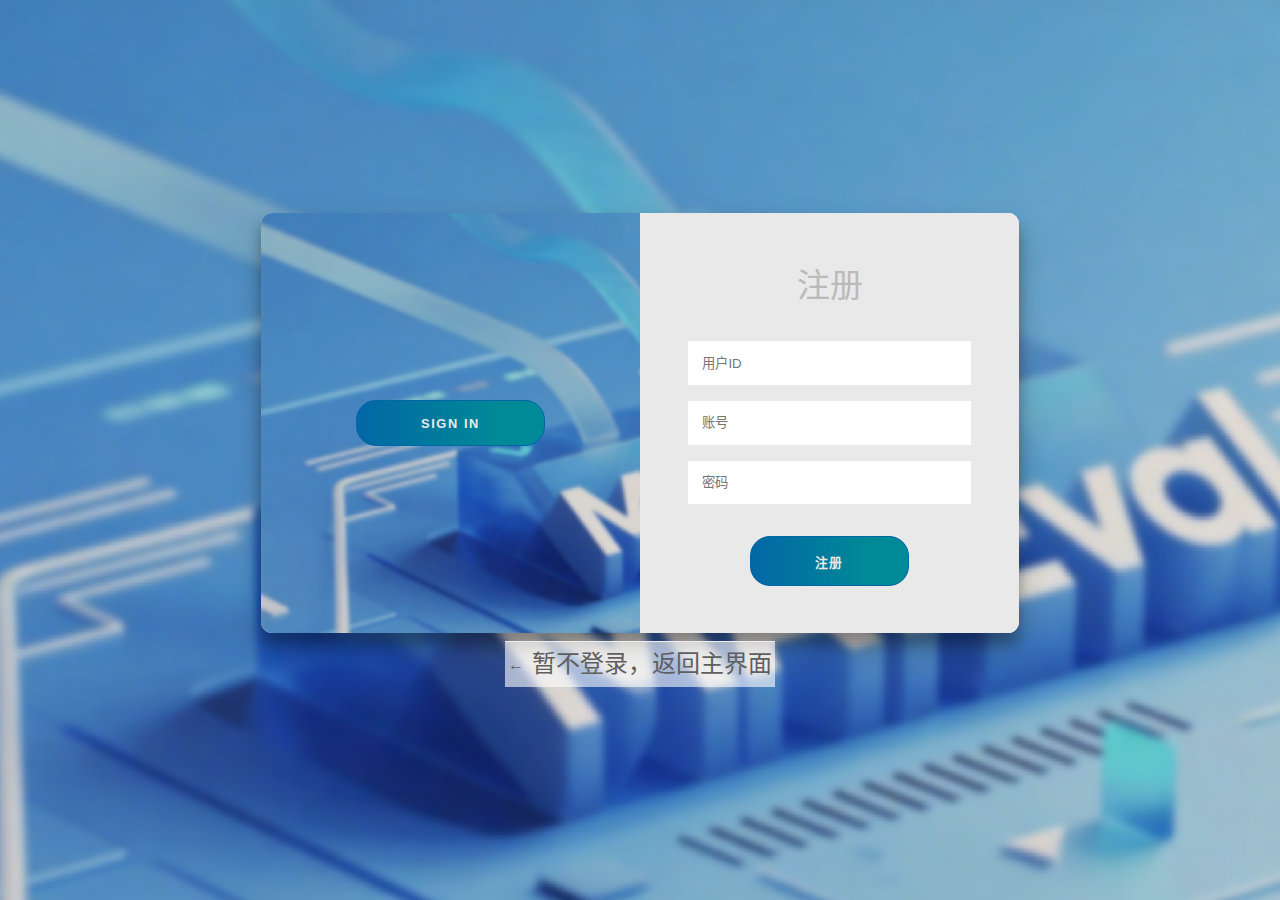
<file: pages/myself.html>
<!DOCTYPE html>
<html lang="zh-CN">
<head>
    <meta charset="UTF-8">
    <meta name="viewport" content="width=device-width, initial-scale=1.0">
    <title>个人中心</title>
    <link rel="stylesheet" href="https://cdnjs.cloudflare.com/ajax/libs/font-awesome/5.15.3/css/all.min.css">
    <style>
        * {
            margin: 0;
            padding: 0;
            box-sizing: border-box;
            font-family: 'Segoe UI', Tahoma, Geneva, Verdana, sans-serif;
        }

        body {
            background: linear-gradient(#feffff, rgba(90, 185, 234, 0.79));
            display: flex;
            justify-content: center;
            align-items: center;
            min-height: 100vh;
            padding: 20px;
        }

        .profile-container {
            width: 100%;
            max-width: 900px;
            background: white;
            border-radius: 16px;
            box-shadow: 0 8px 24px rgba(0, 0, 0, 0.08);
            overflow: hidden;
        }

        .header-section {
            background: linear-gradient(135deg, #667eea 0%, #764ba2 100%);
            padding: 32px 24px;
            text-align: center;
            color: white;
            position: relative;
        }

        .avatar-container {
            position: relative;
            margin-bottom: 16px;
        }

        .avatar {
            width: 140px;
            height: 140px;
            border-radius: 50%;
            border: 4px solid white;
            object-fit: cover;
            border:4px solid white;
        }
        .avatar:hover{
            cursor: pointer;
        }
        .edit-button {
            position: absolute;
            top: 0;
            right: 0;
            background: rgba(255, 255, 255, 0.2);
            border: none;
            color: white;
            padding: 8px 14px;
            border-radius: 20px;
            cursor: pointer;
            font-size: 14px;
            transition: background 0.3s;
        }

        .edit-button:hover {
            background: rgba(255, 255, 255, 0.3);
        }

        .header-title {
            font-size: 28px;
            font-weight: 600;
            margin-bottom: 8px;
        }

        .header-subtitle {
            font-size: 16px;
            opacity: 0.9;
        }

        .content-section {
            padding: 24px;
        }

        .info-item {
            background: #f8f9fa;
            border-radius: 12px;
            padding: 18px 20px;
            margin-bottom: 16px;
            display: flex;
            align-items: center;
        }

        .info-icon {
            font-size: 20px;
            margin-right: 16px;
            color: #555;
            width: 24px;
        }

        .info-content {
            flex: 1;
        }

        .info-label {
            font-size: 14px;
            color: #777;
            margin-bottom: 4px;
        }

        .info-value {
            font-size: 16px;
            color: #333;
            font-weight: 500;
        }

        .signature-section {
            background: #f8f9fa;
            border-radius: 12px;
            padding: 18px 20px;
            margin-bottom: 24px;
        }

        .signature-title {
            font-size: 16px;
            color: #555;
            margin-bottom: 12px;
            display: flex;
            align-items: center;
        }

        .signature-title i {
            margin-right: 8px;
        }

        .signature-text {
            font-style: italic;
            padding: 4px;
            color: #666;
            line-height: 1.6;
            background-color: rgba(255, 253, 253, 0.6);
        }

        .action-buttons {
            display: flex;
            justify-content: flex-end;
            gap: 12px;
        }

        .btn {
            padding: 12px 24px;
            border-radius: 8px;
            font-size: 16px;
            font-weight: 500;
            cursor: pointer;
            border: none;
            transition: all 0.3s;
            display: flex;
            align-items: center;
            gap: 8px;
        }

        .btn-return {
            background: #f1f3f5;
            color: #495057;
        }

        .btn-return:hover {
            background: #e9ecef;
        }

        .btn-save {
            background: #007bff;
            color: white;
        }

        .btn-save:hover {
            background: #0056b3;
        }

        .hidden {
            display: none !important;
        }

        .editable-input {
            width: 100%;
            border: none;
            background: transparent;
            font-size: inherit;
            font-weight: inherit;
            color: inherit;
            outline: none;
        }

        .editable-input:focus {
            background: white;
            border-radius: 4px;
            padding: 4px;
        }
        .notification {
            position: fixed;
            top: 20px;
            left: 50%;
            transform: translateX(-50%);
            z-index: 9999;
            padding: 15px 25px;
            border-radius: 8px;
            font-size: 16px;
            font-weight: 500;
            box-shadow: 0 4px 12px rgba(0, 0, 0, 0.15);
            animation: slideDown 0.3s ease-out;
            transition: all 0.3s ease;
            min-width: 200px;
            text-align: center;
            backdrop-filter: blur(10px);
        }

        .notification.hide {
            animation: slideUp 0.3s ease-out forwards;
        }

        /* 不同类型的样式 */
        .notification.info {
            background: linear-gradient(135deg, #667eea 0%, #764ba2 100%);
            color: white;
        }

        .notification.success {
            background: linear-gradient(135deg, #84fab0 0%, #8fd3f4 100%);
            color: #f7faf8;
        }

        .notification.warning {
            background: linear-gradient(135deg, #f093fb 0%, #f5576c 100%);
            color: white;
        }

        .notification.error {
            background: linear-gradient(135deg, #fa709a 0%, #fee140 100%);
            color: white;
        }

        /* 动画效果 */
        @keyframes slideDown {
            from {
                transform: translateX(-50%) translateY(-100px);
                opacity: 0;
            }
            to {
                transform: translateX(-50%) translateY(0);
                opacity: 1;
            }
        }

        @keyframes slideUp {
            from {
                transform: translateX(-50%) translateY(0);
                opacity: 1;
            }
            to {
                transform: translateX(-50%) translateY(-100px);
                opacity: 0;
            }
        }

        /* 添加关闭按钮 */
        .notification::after {
            content: '×';
            position: absolute;
            right: 10px;
            top: 50%;
            transform: translateY(-50%);
            cursor: pointer;
            font-size: 20px;
            opacity: 0.7;
            transition: opacity 0.2s;
        }

        .notification:hover::after {
            opacity: 1;
        }

    </style>
</head>
<body>
<div class="profile-container">
    <!-- 头部区域 -->
    <div class="header-section">
        <div class="avatar-container">
            <input type="file" id="avatarUpload" style="display: none;" accept="image/*">
            <img src="../img/avatar.jpg" alt="用户头像" class="avatar" id="avatarImage">

            <button class="edit-button" id="editProfileBtn">
                <i class="fas fa-edit"></i> 编辑资料
            </button>
        </div>
        <h1 class="header-title">个人中心</h1>
        <p class="header-subtitle">欢迎您，<span id="usernameDisplay"></span></p>
    </div>

    <!-- 内容区域 -->
    <div class="content-section">
        <!-- 账号信息 -->
        <div class="info-item">
            <div class="info-icon">
                <i class="fas fa-user"></i>
            </div>
            <div class="info-content">
                <div class="info-label">账号</div>
                <div class="info-value" data-field="account"></div>
            </div>
        </div>

        <!-- 密码信息 -->
        <div class="info-item">
            <div class="info-icon">
                <i class="fas fa-lock"></i>
            </div>
            <div class="info-content">
                <div class="info-label">密码</div>
                <div class="info-value" data-field="password"></div>
                <i class="fas fa-eye password-toggle" style="margin-left: 8px; cursor: pointer;"></i>
            </div>
        </div>

        <!-- 用户ID -->
        <div class="info-item">
            <div class="info-icon">
                <i class="fas fa-id-card"></i>
            </div>
            <div class="info-content">
                <div class="info-label">用户ID</div>
                <div class="info-value" data-field="username"></div>
            </div>
        </div>

        <!-- 年级专业 -->
        <div class="info-item">
            <div class="info-icon">
                <i class="fas fa-graduation-cap"></i>
            </div>
            <div class="info-content">
                <div class="info-label">年级专业</div>
                <div class="info-value" data-field="major">未设置</div>
            </div>
        </div>

        <div class="info-item">
            <div class="info-icon">
                <i class="fas fa-phone"></i>
            </div>
            <div class="info-content">
                <div class="info-label">预留手机号</div>
                <div class="info-value" data-field="phone" style="color: #999;">用于忘记密码重置</div>
            </div>
        </div>

        <!-- 个人签名 -->
        <div class="signature-section">
            <div class="signature-title">
                <i class="fas fa-quote-left"></i>
                个人签名
            </div>
            <div class="signature-text" data-field="signature">
                "请在这里编辑你的签名"
            </div>
        </div>

        <!-- 操作按钮 -->
        <div class="action-buttons">
            <button class="btn btn-return" id="returnBtn">
                <i class="fas fa-arrow-left"></i> 返回
            </button>
            <button class="btn btn-save" id="saveChangesBtn">
                <i class="fas fa-save"></i> 保存更改
            </button>
        </div>
    </div>
</div>

<script>
    // 页面加载完成后执行
    document.addEventListener('DOMContentLoaded', function() {
        // 从本地存储获取当前登录用户数据
        const currentUser = JSON.parse(localStorage.getItem('currentUser'));

        if (!currentUser || !currentUser.account) {
            // 如果没有 currentUser 信息，说明用户没登录或者登录状态过期了
            alert('您还未登录，请先登录！');
            // 然后把他跳回登录页面
            window.location.href = 'loading.html'; // 假设你的登录页是 index.html
            return; // 后续代码就不执行了
        }

        // 3. 从完整的 users 数组中，找到这个用户的全部资料（比如专业、签名等）
        const allUsers = JSON.parse(localStorage.getItem('users')) || [];
        const userData = allUsers.find(user => user.account === currentUser.account);

        // 4. 再次确认一下，万一数据出了问题呢？
        if (!userData) {
            alert('用户数据异常，请重新登录！');
            window.location.href = 'index.html';
            return;
        }


        // 显示用户名（如果有对应的元素）
        const usernameDisplay = document.getElementById("usernameDisplay");
        if (usernameDisplay) {
            usernameDisplay.textContent = userData.username || '未设置';
        }

        // 显示账号（如果有对应的元素）
        const displayAccount = document.getElementById("display-account");
        if (displayAccount) {
            displayAccount.textContent = userData.account || '未设置';
        }

        // 处理密码显示（隐藏密码，只显示已设置）
        const passwordElement = document.getElementById("password");
        if (passwordElement) {
            // 先检查密码是否存在
            if (userData.password) {
                // 初始状态：设置为隐藏（显示星号）
                passwordElement.textContent = '点击查看';

                // 找到切换按钮
                const passwordToggle = document.querySelector('.password-toggle');
                if (passwordToggle) {
                    // 初始状态：设置图标为“闭眼”（fa-eye-slash）
                    passwordToggle.classList.remove('fa-eye');
                    passwordToggle.classList.add('fa-eye-slash');

                    // 添加点击事件
                    passwordToggle.addEventListener('click', function() {
                        // 检查当前是否是隐藏状态（通过图标判断更可靠）
                        const isHidden = this.classList.contains('fa-eye-slash');

                        if (isHidden) {
                            // 如果是隐藏的，就显示密码，并换成“睁眼”图标
                            passwordElement.textContent = userData.password;
                            this.classList.remove('fa-eye-slash');
                            this.classList.add('fa-eye');
                        } else {
                            // 如果是显示的，就隐藏密码，并换成“闭眼”图标
                            passwordElement.textContent = '********';
                            this.classList.remove('fa-eye');
                            this.classList.add('fa-eye-slash');
                        }
                    });
                }
            } else {
                // 如果用户没有设置密码，就显示“未设置”
                passwordElement.textContent = '未设置';
            }
        }


        // 将用户数据显示在对应的data-field元素上
        // 注意：这里需要确保HTML中的data-field属性与userData中的键名匹配
        Object.keys(userData).forEach(key => {
            const element = document.querySelector(`[data-field="${key}"]`);
            if (element) {
                // 特殊处理密码字段
                if (key === 'password') {
                    element.textContent = '点击查看';
                } else {
                    element.textContent = userData[key] || '未设置';
                }
            }
        });

        // 头像上传功能保持不变
        const avatarImage = document.getElementById('avatarImage');
        const avatarUpload = document.getElementById('avatarUpload');
        avatarImage.addEventListener('click',function () {
            avatarUpload.click();
        });
        document.getElementById('avatarUpload').addEventListener('change', function(event) {
            const file = event.target.files[0];
            if (file) {
                const reader = new FileReader();
                reader.onload = function(e) {
                    // 1. 更新页面上的头像显示
                    const avatarDataUrl = e.target.result;
                    document.getElementById('avatarImage').src = avatarDataUrl;

                    // 2. 获取完整的当前用户数据
                    let currentUser = JSON.parse(localStorage.getItem('currentUser')) || {};

                    // 3. 只更新头像字段
                    currentUser.avatar = avatarDataUrl;

                    // 4. 将更新后的完整用户信息存回localStorage
                    localStorage.setItem('currentUser', JSON.stringify(currentUser));

                    // 提示用户头像已更新
                    showNotification('头像更新成功！', 'success');
                };
                reader.readAsDataURL(file);
            }
        });

        // 编辑资料按钮事件保持不变
        document.getElementById('editProfileBtn').addEventListener('click', function() {
            enableEditMode();
        });

        // 保存更改按钮事件
        document.getElementById('saveChangesBtn').addEventListener('click', function() {
            saveChanges();
        });

        // 返回按钮事件
        document.getElementById('returnBtn').addEventListener('click', function() {
            // 可以跳转到其他页面，比如主页
            window.location.href = '../index.html'; // 请替换为实际的主页地址
        });

        // 密码显示/隐藏切换
        document.querySelector('.password-toggle').addEventListener('click', function() {
            const passwordElement = document.querySelector('[data-field="password"]');
            const icon = this;

            if (passwordElement.textContent === '••••••••') {
                passwordElement.textContent = userData.password;
                icon.className = 'fas fa-eye-slash password-toggle';
            } else {
                passwordElement.textContent = '••••••••';
                icon.className = 'fas fa-eye password-toggle';
            }
        });

        // 启用编辑模式
        function enableEditMode() {
            const editableElements = document.querySelectorAll('[data-field]');

            editableElements.forEach(element => {
                const field = element.getAttribute('data-field');
                const currentValue = element.textContent;

                // 创建可编辑的输入框
                const input = document.createElement('input');
                input.type = field === 'password' ? 'password' : 'text';
                input.value = currentValue;
                input.className = 'editable-input';

                // 替换元素内容
                element.innerHTML = '';
                element.appendChild(input);
            });

            // 更改按钮文字
            document.getElementById('editProfileBtn').innerHTML = '<i class="fas fa-times"></i> 取消编辑';
            document.getElementById('editProfileBtn').onclick = disableEditMode;
        }

        // 禁用编辑模式
        function disableEditMode() {
            // 不要手动恢复DOM，直接重新加载数据来刷新页面
            // 这样可以保证DOM结构始终是正确的
            loadUserData(); // 假设你有一个从localStorage读取数据并显示到页面的函数

            // 恢复按钮文字和事件
            document.getElementById('editProfileBtn').innerHTML = '<i class="fas fa-edit"></i> 编辑资料';
            document.getElementById('editProfileBtn').onclick = enableEditMode;
        }

        // 保存更改
        function saveChanges() {
            // 1. 从 localStorage 获取完整的 users 数组
            let allUsers = JSON.parse(localStorage.getItem('users')) || [];

            // 2. 从 localStorage 获取当前登录用户的账号，作为查找依据
            const currentUser = JSON.parse(localStorage.getItem('currentUser'));
            if (!currentUser || !currentUser.account) {
                showNotification('登录状态异常，无法保存！', 'error');
                return;
            }

            // 3. 在 users 数组中找到当前用户的索引
            const userIndex = allUsers.findIndex(user => user.account === currentUser.account);
            if (userIndex === -1) {
                showNotification('未找到用户信息，无法保存！', 'error');
                return;
            }

            // 4. 获取页面上所有编辑框的值，更新到 users 数组对应的对象上
            const editableElements = document.querySelectorAll('[data-field]');
            editableElements.forEach(element => {
                const field = element.getAttribute('data-field');
                const input = element.querySelector('input');
                if (input) {
                    // 直接更新 users 数组里的用户数据
                    allUsers[userIndex][field] = input.value.trim();
                }
            });

            // 5. 将更新后的 users 数组存回 localStorage
            localStorage.setItem('users', JSON.stringify(allUsers));

            // 6. 【关键】同时更新 currentUser，这样页面上的其他地方（比如顶部导航栏）也能立即生效
            const updatedUserData = allUsers[userIndex];
            localStorage.setItem('currentUser', JSON.stringify(updatedUserData));

            showNotification('保存成功！', 'success');

            // 7. 保存后，调用 disableEditMode 来刷新页面并退出编辑模式
            disableEditMode();
        }
        // 显示通知消息
        function showNotification(message, type = 'info') {
            // 创建通知元素
            const notification = document.createElement('div');
            notification.className = `notification ${type}`;
            notification.textContent = message;

            // 添加到页面
            document.body.appendChild(notification);

            // 自动消失
            setTimeout(() => {
                notification.classList.add('hide');
                setTimeout(() => {
                    notification.remove();
                }, 300); // 等待动画完成后再移除
            }, 3000);
        }

    });
    function loadUserData() {
        // 1. 从 users 数组中重新获取最完整的用户数据，确保是最新版
        const currentUser = JSON.parse(localStorage.getItem('currentUser'));
        if (!currentUser || !currentUser.account) return;

        const allUsers = JSON.parse(localStorage.getItem('users')) || [];
        const userData = allUsers.find(user => user.account === currentUser.account);
        if (!userData) return;

        // 2. 填充所有带 data-field 的元素
        document.querySelectorAll('[data-field]').forEach(element => {
            const field = element.getAttribute('data-field');
            if (userData[field] !== undefined) {
                // 特殊处理密码，始终显示为星号
                if (field === 'password') {
                    element.textContent = userData.password ? '点击查看' : '未设置';
                } else {
                    element.textContent = userData[field] || '未设置';
                }
            }
        });

        // 3. 填充其他非 data-field 的元素
        const usernameDisplay = document.getElementById("usernameDisplay");
        if (usernameDisplay) {
            usernameDisplay.textContent = userData.username || '未设置';
        }

        // 4. 填充头像
        const avatarImage = document.getElementById('avatarImage');
        if (avatarImage && userData.avatar) {
            avatarImage.src = userData.avatar;
        }
    }

</script>
</body>
</html>
</file>
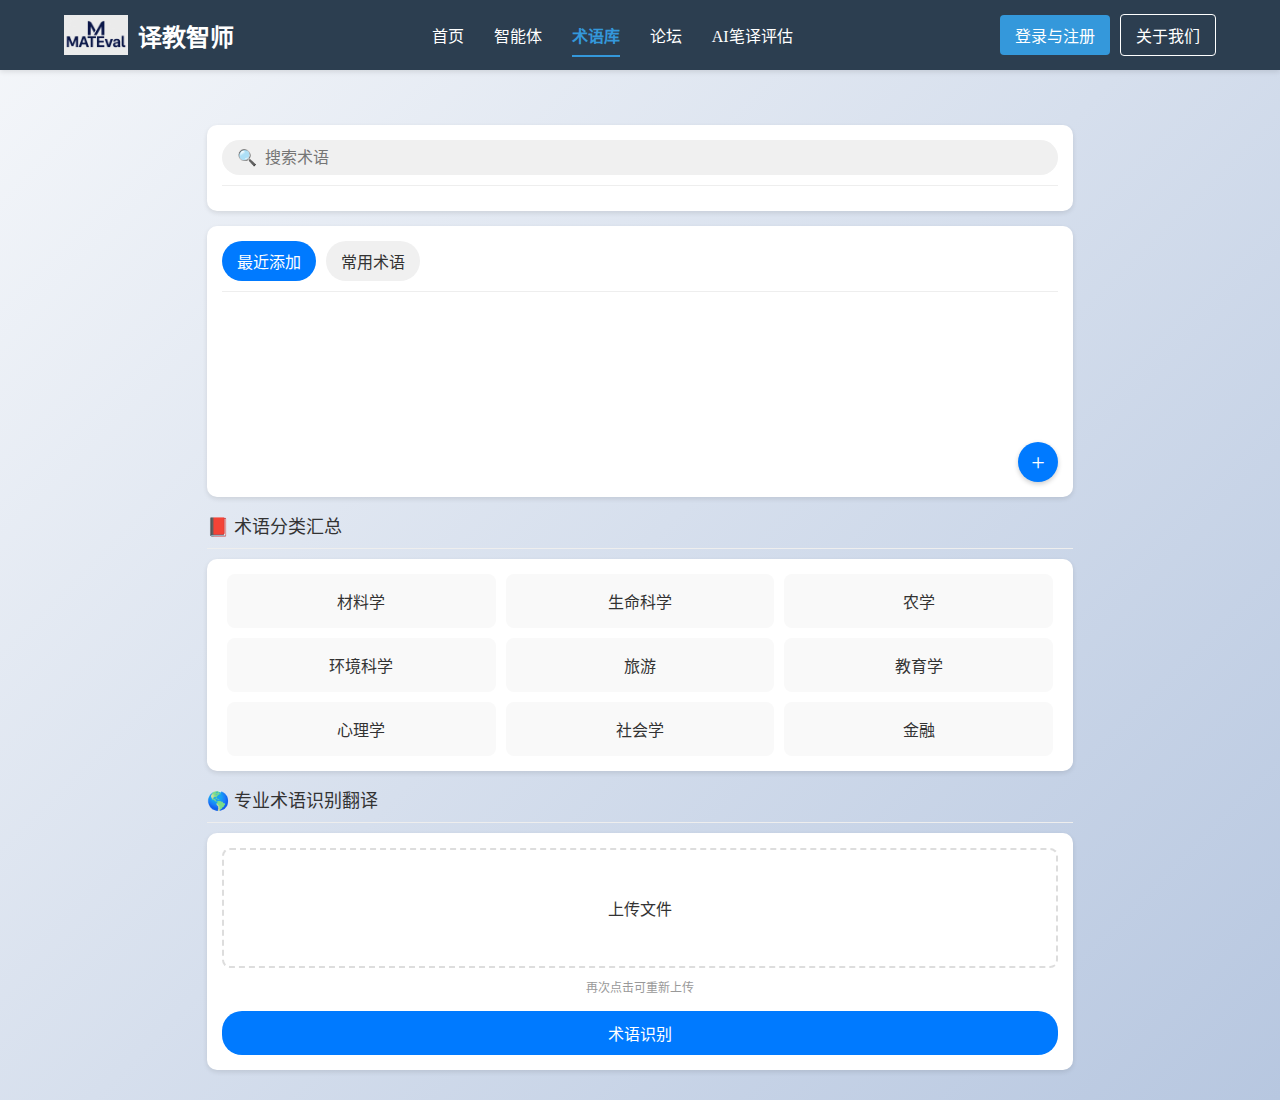
<file: pages/shuyuku.html>
<!DOCTYPE html>
<html lang="zh-CN">
<head>
    <meta charset="UTF-8">
    <meta name="viewport" content="width=device-width, initial-scale=1.0">
    <title>术语库</title>
    <link rel="stylesheet" href="../css/shuyuku.css">
    <link rel="stylesheet" href="../css/daohanlan.css">
    <script src="../js/shuyuku.js"></script>
    <script src="../js/daohanlan.js"></script>
</head>
<body>
<header>
    <div class="container1">
        <div class="logo">
            <img src="../img/logo.jpg" alt="Logo">
            <span>译教智师</span>
        </div>

        <nav>
            <ul>
                <li><a href="../index.html">首页</a></li>
                <li><a href="ai.html">智能体</a></li>
                <li><a href="shuyuku.html" class="active">术语库</a></li>
                <li><a href="luntan.html">论坛</a></li>
                <li><a href="xiaoyu.html">AI笔译评估</a></li>
            </ul>
        </nav>

        <!-- 未登录状态 -->
        <div class="auth-buttons" id="authButtons">
            <a href="#" class="login-btn" id="loginBtn">登录与注册</a>
            <a href="#" class="register-btn" id="aboutBtn">关于我们</a>
        </div>

        <!-- 已登录状态 -->
        <div class="user-menu" id="userMenu">
            <div class="user-avatar">鱼</div>
            <div class="user-info">
                <div class="user-name">鱼玄机</div>
                <div class="user-status">在线</div>
            </div>
            <div class="dropdown">
                <button class="dropdown-toggle" id="dropdownToggle">个人中心 ▼</button>
                <div class="dropdown-menu" id="dropdownMenu">
                    <a href="myself.html">个人资料</a>
                    <a href="loading.html" id="logoutBtn">退出登录</a>
                </div>
            </div>
        </div>
    </div>
</header>
<div class="container">
    <!-- 搜索框 -->
    <div class="container0">
        <div class="search-bar">
            <span class="search-icon">🔍</span>
            <input type="text" class="search-input" placeholder="搜索术语" id="searchInput">
        </div>
        <div class="tiao1"></div>
        <div class="shuyu" id="searchResultsContainer">
            <!-- 搜索结果将在这里动态显示 -->
        </div>
    </div>

    <!-- 2栏 -->
    <div class="container2">
        <div class="filter-tags">
            <div class="filter-tag active" data-filter="recent">最近添加</div>
            <div class="filter-tag" data-filter="frequent">常用术语</div>
        </div>
        <div class="tiao"></div>
        <div class="content-box">
            <div class="scroll-view">
                <div class="content">
                    <!-- 最近添加 -->
                    <div id="recentContent" class="tab-content">
                        <!-- 最近添加的内容将在这里动态显示 -->
                    </div>
                    <!-- 常用术语 -->
                    <div id="frequentContent" class="tab-content" style="display: none;">
                        <!-- 常用术语的内容将在这里动态显示 -->
                    </div>
                </div>
            </div>
        </div>
        <div class="floating-btn" id="addTermBtn">+</div>
    </div>

    <!-- 3x3 -->
    <div class="biaoti">📕 术语分类汇总</div>
    <div class="tiao"></div>
    <div class="container3">
        <div class="table">
            <!-- 第一行 -->
            <div class="table-row">
                <!-- 把 data-category 的值放到 href 的参数里 -->
                <a href="database.html?category=clx" class="table-cell">材料学</a>
                <a href="database.html?category=smkx" class="table-cell">生命科学</a>
                <a href="database.html?category=nx" class="table-cell">农学</a>
            </div>
            <!-- 第二行 -->
            <div class="table-row">
                <a href="database.html?category=hjkx" class="table-cell">环境科学</a>
                <a href="database.html?category=ly" class="table-cell">旅游</a>
                <a href="database.html?category=jyx" class="table-cell">教育学</a>
            </div>
            <!-- 第三行 -->
            <div class="table-row">
                <a href="database.html?category=xlx" class="table-cell">心理学</a>
                <a href="database.html?category=shx" class="table-cell">社会学</a>
                <a href="database.html?category=jr" class="table-cell">金融</a>
            </div>
        </div>
    </div>

    <!-- 操作 -->
    <div class="biaoti">🌎 专业术语识别翻译</div>
    <div class="tiao"></div>
    <div class="container4">
        <div class="upload-box" id="uploadBox">
            <img id="uploadPreview" style="display: none;" alt="上传预览">
            <span id="uploadText">上传文件</span>
        </div>
        <p class="zi">再次点击可重新上传</p>
        <button class="recognize-button" id="recognizeBtn">术语识别</button>
    </div>
</div>
<div class="result-overlay" id="resultOverlay">
    <div class="result-panel">
        <div class="result-header">
            <h2>术语识别结果</h2>
            <button class="close-btn" id="closeResultBtn">&times;</button>
        </div>
        <div class="result-content" id="resultContent">
            <!-- 识别结果会动态插入这里 -->
        </div>
    </div>
</div>

<!-- 添加术语对话框 -->
<div class="modal" id="addTermModal">
    <div class="modal-content">
        <div class="modal-header">
            <h3>添加术语</h3>
            <span class="close">&times;</span>
        </div>
        <div class="modal-body">
            <div class="input-group">
                <label for="sourceTerm">源语言术语</label>
                <input type="text" id="sourceTerm" placeholder="请输入数据英文">
            </div>
            <div class="input-group">
                <label for="targetTerm">目标语言术语</label>
                <input type="text" id="targetTerm" placeholder="请输入对应中文">
            </div>
            <div class="input-group">
                <label for="category">学科分类</label>
                <input type="text" id="category" placeholder="请输入学科分类">
            </div>
        </div>
        <div class="modal-footer">
            <button id="cancelAddTerm">取消</button>
            <button id="confirmAddTerm">确定</button>
        </div>
    </div>
</div>

<!-- 文件上传输入 -->
<input type="file" id="fileInput" style="display: none;" accept=".txt,.docx">
<!-- 关于我们模态框 -->
<div id = "aboutModal" class="modal-backdrop"></div>
<div id="aboutModalContent" class="modal-content1">
    <span class="modal-close">&times;</span>
    <h2>关于我们</h2>
    <p>
        这里是你的“关于我们”页面内容。你可以写任何你想介绍的信息，比如你的团队故事、使命愿景、联系方式等等。
    </p>
    <p>
        欢迎访问我们的网站，希望你能喜欢！
    </p>
</div>
<!-- 在 <body> 的最后，<script> 标签之前添加 -->

</body>
</html>
</file>
<file: css/index1.css>
*{
    margin: 0;
    position: relative;
}
body {
    height: auto;
    overflow: auto;
    padding: 0;
    background: linear-gradient(#b7b9ba, rgba(90, 185, 234, 0.79));
}
.carousel-container {
    margin-top: 10px;
    position: relative; /* 作为绝对定位子元素的参考 */
    width: 86vw; /* 90% 窗口宽度 */
    height: 86vh; /* 90% 窗口高度 */
    overflow: hidden; /* 隐藏超出部分 */
    border-radius: 15px; /* 可选：添加圆角 */
    box-shadow: 0 10px 30px rgba(0, 0, 0, 0.5);
}

.carousel {
    position: relative;
    width: 100%;
    height: 100%;
}

/* 轮播图项目样式 */
.carousel-item {
    position: absolute; /* 让所有图片重叠在一起 */
    top: 0;
    left: 0;
    width: 100%;
    height: 100%;
    opacity: 0; /* 默认隐藏 */
    transition: opacity 1.5s ease-in-out; /* 叠化效果：透明度过渡 */
    z-index: 1;
}

/* 核心：边缘模糊效果 */
.carousel-item img {
    width: 100%;
    height: 100%;
    object-fit: cover; /* 保证图片填满容器且不变形 */

    /* 使用 mask 创建从中心到边缘的渐隐效果 */
    -webkit-mask-image: radial-gradient(circle, black 60%, transparent 100%);
    mask-image: radial-gradient(circle, black 60%, transparent 100%);
}

/* 当前激活的图片项 */
.carousel-item.active {
    opacity: 1; /* 显示 */
    z-index: 2; /* 置于顶层 */
}

/* 切换按钮样式 */
.carousel-control {
    position: absolute;
    top: 50%;
    transform: translateY(-50%);
    background-color: rgba(255, 255, 255, 0.5);
    color: white;
    border: none;
    padding: 15px 20px;
    font-size: 24px;
    cursor: pointer;
    border-radius: 5px;
    transition: background-color 0.3s;
    z-index: 10; /* 确保按钮在最上层 */
}

.carousel-control:hover {
    background-color: rgba(255, 255, 255, 0.8);
}

.prev {
    left: 20px;
}

.next {
    right: 20px;
}

/* 虚化背景层 - 独立存在 */
.modal-backdrop {
    position: fixed; /* 固定定位 */
    top: 0;
    left: 0;
    width: 100%;
    height: 100%;
    background-color: rgba(0, 0, 0, 0.5); /* 半透明黑色 */
    backdrop-filter: blur(8px); /* 只模糊背景，不影响其他元素 */
    -webkit-backdrop-filter: blur(8px); /* 兼容 Safari */
    z-index: 1000; /* 设置一个较高的层级 */
    opacity: 0; /* 初始隐藏 */
    visibility: hidden; /* 初始隐藏 */
    transition: opacity 0.3s ease, visibility 0.3s ease; /* 添加过渡效果 */
}


section{
    width: 90%;
    height: auto;
    text-align: center;
    justify-content: center;
    margin: 50px auto 0 auto;
}
/* 导航栏样式 */
.blue-bar {
    /* 蓝色渐变背景 */
    background: linear-gradient(90deg, #1a73e8, #4285f4, #5e97f6);
    /* 设置高度和宽度 */
    height: 80px;
    width: 100%;
    /* 文字居中对齐 */
    display: flex;
    justify-content: center;
    align-items: center;
    /* 可选：添加圆角 */
    border-radius: 4px;
    /* 可选：添加阴影效果 */
    box-shadow: 0 2px 5px rgba(0,0,0,0.2);
}

.text-container {
    width: 60%;
    color: white;
    font-family: "STXinwei", "华文新魏", serif; /* 使用华文新魏字体 */
    font-size: 36px; /* 字体大小 */
    font-weight: bold;
    text-align: center;
    /* 文字间距 */
    letter-spacing: 30px;
}
/*服务栏*/
#box2 {
    height: auto;
    margin: 0;
    font-family: Arial, sans-serif;
    display: flex;
    flex-direction: column;
    justify-content: center;
    gap: 0;
    align-items: center;
    min-height: 80vh;
    background-color: #f5f5f5;
}
.container2 {
    width: 90%;
    padding: 20px;
    background-color: white;
    box-shadow: 0 0 10px rgba(0, 0, 0, 0.1);
    text-align: center;
}
h1 {
    color: #333;
}
p {
    color: #666;
}
.products {
    display: grid;
    grid-template-columns: repeat(auto-fit, minmax(200px, 1fr));
    gap: 20px;
    margin-top: 40px;
}
.product {
    position: relative;
    overflow: hidden;
}
.product img {
    width: 100%;
    height: 240px;
    transition: transform 0.3s ease-in-out;
}
.product:hover img {
    transform: scale(1.05);
}
.product-description {
    position: absolute;
    bottom: 0;
    left: 0;
    right: 0;
    background-color: rgba(255, 255, 255, 0.9);
    padding: 10px;
    transform: translateY(100%);
    transition: transform 0.3s ease-in-out;
}
.product:hover .product-description {
    transform: translateY(0);
}
/* 容器：设置布局和透视（让 3D 效果更自然） */
.card-container {
    z-index: 100;
    margin:auto auto;
    margin-top: -220px;
    width: 60%;
    height: auto;
    display: flex;
    justify-content: space-between;
    gap: 8px; /* 卡片间距 */
    perspective: 1200px; /* 3D 视角深度，值越大效果越明显 */
}
/* 单个卡片基础样式 */
.card {
    width: 36%; /* 卡片宽度占比 */
    height: 220px; /* 固定高度（可根据内容调整） */
    border-radius: 20px; /* 圆角 */
    transition: transform 0.2s ease-out;
    overflow: hidden; /* 隐藏溢出内容 */
    display: flex; /* 使用Flex布局，让子元素垂直堆叠 */
    flex-direction: column; /* 子元素垂直排列 */
}

/* 顶部渐变内容区 - 占据卡片大部分空间 */
.card-top {
    flex-grow: 1; /* 自动填充剩余空间 */
    padding: 16px; /* 内边距 */
    background: linear-gradient(to bottom, #f0f9ff, #e6f7ff); /* 渐变背景（可自定义颜色） */
    color: #333; /* 文字颜色 */
}
.tag{
    color: black;
    font-size: 20px;
}
/* 底部纯色按钮区 - 固定高度 */
.card-bottom {
    height: 50px; /* 底部区域高度 */
    padding: 8px 16px; /* 内边距 */
    font-size: 18px; /* 字体大小 */
    line-height: 1.5; /* 行高 */
    text-align: center; /* 文字居中 */
    color: white; /* 白色文字 */
}

/* 不同卡片的底部颜色区分 */
.card-left .card-bottom { background-color: #10b981; } /* 绿色 */
.card-middle .card-bottom { background-color: #3b82f6; } /* 蓝色 */
.card-right .card-bottom { background-color: #6366f1; } /* 紫色 */


/* 左右卡片默认倾斜（绕 Y 轴旋转） */
.card-left{
    transform: rotateY(-24deg); /* 左侧向左倾斜，右侧同理（可调整角度） */
}
.card-right{
    transform: rotateY(24deg);
}

/* 中间卡片默认位置（无倾斜） */
.card-middle {
    margin-top: -14px;
    width: 38%;
    height: 250px;
}

/* 悬停时恢复水平（左右卡片） */
.card-left:hover, .card-right:hover {
    transform: rotateY(0deg); /* 取消倾斜，回到水平 */
}

/* 悬停时上浮（中间卡片） */
.card-middle:hover {
    transform: scale(1.05); /* 向上移动 10px（可调整数值） */
}
.card:hover{
    box-shadow: 0 8px 25px rgba(0,0,0,0.15);
}
.divider {
    /* 布局和尺寸 */
    width: 100%;
    display: flex;
    padding: 30px 0;
    margin: 0 auto; /* 上下留出间距 */
    box-shadow: 0 4px 15px rgba(74, 144, 226, 0.2); /* 加个淡淡的阴影，增加层次 */
}

.divider .divider-content {
    width: 80%;
    display: flex;
    justify-content: space-between;
    align-items: center;
    margin: auto;
    color: white;
    font-size: 18px;
    font-weight: 500;
    letter-spacing: 3px; /* 字间距稍微拉开一点，更大气 */
    text-shadow: 0 1px 3px rgba(0, 0, 0, 0.2); /* 文字加阴影，更突出 */
}
.divider .divider-content span{
    justify-content: center;
    align-items: center;
    font-size: 30px;
    font-family: 华文行楷;
}
.timeline-item {
    text-align: center; /* 文本居中 */
    position: relative; /* 为伪元素定位做准备 */
    flex: 1; /* 每个子项占相等宽度 */
    padding: 0 10px; /* 左右内边距，避免文字紧贴边框 */
}

/* 时间节点文本样式 */
.timeline-item h3 {
    color: white;
    font-size: 1.2em;
    margin: 0 0 5px 0; /* 底部外边距 */
    font-weight: normal; /* 可选：字体不加粗，更现代 */
}

.timeline-item p {
    color: #cbd5e1; /* 浅灰色文字，对比明显但不刺眼 */
    font-size: 0.9em;
    margin: 0;
}

/* 分隔线样式（使用伪元素） */
.timeline-item:not(:last-child)::after { /* 不是最后一个元素的后面添加伪元素 */
    content: ''; /* 必须设置，否则伪元素不显示 */
    position: absolute; /* 绝对定位 */
    top: 50%; /* 垂直居中（相对于父元素） */
    right: 0; /* 定位到父元素的右侧 */
    transform: translateY(-50%); /* 向上偏移自身高度的50%，实现真正的垂直居中 */
    height: 60%; /* 高度为父元素高度的60%（可根据需要调整） */
    width: 1px; /* 宽度为1像素，即分隔线 */
    background-color: rgba(255, 255, 255, 0.3); /* 白色半透明，柔和的分隔效果 */
}

.divider-1{
    background-color: #6366f1;
}
.divider-2{
    background-color: #3B82F6;
}

/* 页脚样式 */
footer {
    margin-top: 20px;
    background-color: #333;
    color: #ffffff;
    padding: 20px 40px;
    width: 100%;
    display: flex;
    justify-content: space-between;
    align-items: center;
    box-sizing: border-box;
    position: relative;
}

/* 左侧固定区域 */
.footer-left {
    display: flex;
    align-items: center;
    gap: 15px;
    flex-shrink: 0;
    width: 50%;
}

.main-logo {
    width: 120px;
    height: 100px;
    border-radius: 8px;
}

.text-container {
    display: flex;
    flex-direction: column;
}

.text-container .brand-name {
    font-size: 36px;
    font-weight: bold;
    color: white;
    margin: 0;
    line-height: 1.1;
}

.text-container .copyright-text {
    font-size: 14px;
    color: ivory;
    margin: 4px 0 0 0;
    line-height: 1.1;
}

/* 右侧词云区域 */
.footer-right {
    display: flex;
    flex-wrap: wrap;
    align-items: center;
    justify-content: flex-end;
    gap: 12px;
    width: 60%;
    height: 60px;
    align-content: center;
}

.cloud-logo {
    height: auto;
    opacity: 0.8;
    transition: all 0.3s ease;
    filter: brightness(1.2);
    border-radius: 4px;
    cursor: pointer;
}

.cloud-logo:hover {
    opacity: 1;
    transform: scale(1.1);
    filter: brightness(1.5);
}

/* 响应式设计 */
@media (max-width: 768px) {
    footer {
        flex-direction: column;
        padding: 20px;
        text-align: center;
    }

    .footer-left {
        margin-bottom: 20px;
    }

    .footer-right {
        justify-content: center;
        max-width: 100%;
        height: auto;
    }
}
</file>
<file: css/daohanlan.css>
header {
    width: 100%;
    background-color: #2c3e50;
    color: white;
    padding: 14px 0;
    box-shadow: 0 2px 5px rgba(0,0,0,0.1);
}

.container1 {
    width: 90%;
    max-width: 1200px;
    margin: 0 auto;
    display: flex;
    justify-content: space-between;
    align-items: center;
}

.logo {
    display: flex;
    align-items: center;
}

.logo img {
    height: 40px;
    margin-right: 10px;
}

.logo span {
    font-size: 1.5rem;
    font-weight: bold;
}

nav ul {
    display: flex;
    list-style: none;
}

nav ul li {
    margin: 0 15px;
}

nav ul li a {
    color: white;
    text-decoration: none;
    font-size: 1rem;
    padding: 5px 0;
    display: block;
    position: relative;
    transition: all 0.3s ease;
}

nav ul li a:hover {
    color: #3498db;
}

nav ul li a.active {
    color: #3498db;
    font-weight: bold;
}

nav ul li a.active::after {
    content: "";
    position: absolute;
    bottom: -5px;
    left: 0;
    width: 100%;
    height: 2px;
    background-color: #3498db;
}

.auth-buttons {
    display: flex;
    align-items: center;
}

.auth-buttons a {
    color: white;
    text-decoration: none;
    padding: 8px 15px;
    margin-left: 10px;
    border-radius: 4px;
    transition: all 0.3s ease;
}

.register-btn {
    border: 1px solid white;
}

.register-btn:hover {
    background-color: rgba(255, 255, 255, 0.1);
}

.login-btn {
    background-color: #3498db;
}

.login-btn:hover {
    background-color: #2980b9;
}

.user-menu {
    display: none; /* 默认隐藏 */
}

.user-menu.active {
    display: flex;
    align-items: center;
}

.user-avatar {
    width: 36px;
    height: 36px;
    border-radius: 50%;
    background-color: #3498db;
    display: flex;
    align-items: center;
    justify-content: center;
    margin-right: 10px;
    font-weight: bold;
}

.user-info {
    margin-right: 15px;
}

.user-name {
    font-weight: bold;
    margin-bottom: 3px;
}

.user-status {
    font-size: 0.8rem;
    color: #bdc3c7;
}

.dropdown {
    position: relative;
}

.dropdown-toggle {
    background: none;
    border: none;
    color: white;
    cursor: pointer;
    font-size: 0.8rem;
    padding: 5px 10px;
    border-radius: 4px;
    transition: all 0.3s ease;
}

.dropdown-toggle:hover {
    background-color: rgba(255, 255, 255, 0.1);
}

.dropdown-menu {
    position: absolute;
    top: 100%;
    right: 0;
    background-color: white;
    min-width: 150px;
    box-shadow: 0 2px 10px rgba(0,0,0,0.1);
    border-radius: 4px;
    z-index: 100;
    display: none;
}

.dropdown-menu.show {
    display: block;
}

.dropdown-menu a {
    display: block;
    padding: 10px 15px;
    color: #2c3e50;
    text-decoration: none;
    transition: all 0.3s ease;
}

.dropdown-menu a:hover {
    background-color: #f5f5f5;
}

.dropdown-menu a:first-child {
    border-radius: 4px 4px 0 0;
}

.dropdown-menu a:last-child {
    border-radius: 0 0 4px 4px;
}
.modal-backdrop {
    position: fixed; /* 固定定位 */
    top: 0;
    left: 0;
    width: 100%;
    height: 100%;
    background-color: rgba(0, 0, 0, 0.5); /* 半透明黑色 */
    backdrop-filter: blur(8px); /* 只模糊背景，不影响其他元素 */
    -webkit-backdrop-filter: blur(8px); /* 兼容 Safari */
    z-index: 1000; /* 设置一个较高的层级 */
    opacity: 0; /* 初始隐藏 */
    visibility: hidden; /* 初始隐藏 */
    transition: opacity 0.3s ease, visibility 0.3s ease; /* 添加过渡效果 */
}

/* 模态框内容层 - 也独立存在 */
.modal-content1 {
    position: fixed; /* 固定定位 */
    top: 50%;
    left: 50%;
    transform: translate(-50%, -50%); /* 居中 trick */
    background-color: white;
    padding: 20px 30px;
    border-radius: 10px;
    z-index: 1004; /* 层级要比背景高一点 */
    opacity: 0; /* 初始隐藏 */
    visibility: hidden; /* 初始隐藏 */
    transition: opacity 0.3s ease, visibility 0.3s ease; /* 添加过渡效果 */
    max-width: 500px;
    width: 90%;
    box-shadow: 0 5px 15px rgba(0,0,0,0.3);
}

/* 当模态框激活时，让背景和内容都显示 */
.modal-backdrop.active,
.modal-content1.active {
    opacity: 1;
    visibility: visible;
}
.modal-close{
    cursor: pointer;
    background-color: #dddddd;
    font-size: large;
    padding: 4px;
    right: 0;
}
</file>
<file: css/loading.css>
*{
    margin: 0;
    position: relative;
    box-sizing: border-box;
}
body{
    font-family: 华文楷体;
    line-height: 1.6;
    font-size: 22px;
    text-align: center;
    color:#dcd9d9;
    height: fit-content;
    overflow-x: hidden;
}
audio{
    display: none;
}
:root {
    /* COLORS */
    --white: #e9e9e9;
    --gray: #333;
    --blue: #0367a6;
    --lightblue: #008997;

    /* RADII */
    --button-radius: 0.7rem;

    /* SIZES */
    --max-width: 758px;
    --max-height: 420px;

    font-size: 16px;
    font-family: -apple-system, BlinkMacSystemFont, "Segoe UI", Roboto, Oxygen,
    Ubuntu, Cantarell, "Open Sans", "Helvetica Neue", sans-serif;
}

section {
    align-items: center;
    background-color: var(--white);
    background-image: url("../img/2.png");
    background-attachment: fixed;
    background-position: center;
    background-repeat: no-repeat;
    background-size: cover;
    display: flex;
    flex-direction: column;
    justify-content: center;
    gap: 8px;
    height: 100vh;
    place-items: center;
}

.form__title {
    font-weight: 300;
    margin: 0;
    margin-bottom: 1.25rem;
    color: #bbb9b9;
}

.link {
    color: var(--gray);
    font-size: 0.9rem;
    margin: 1.5rem 0;
    text-decoration: none;
}

.container {
    background-color: var(--white);
    border-radius: var(--button-radius);
    box-shadow: 0 0.9rem 1.7rem rgba(0, 0, 0, 0.25),
    0 0.7rem 0.7rem rgba(0, 0, 0, 0.22);
    height: var(--max-height);
    max-width: var(--max-width);
    overflow: hidden;
    position: relative;
    width: 100%;
}

.container__form {
    height: 100%;
    position: absolute;
    top: 0;
    transition: all 0.6s ease-in-out;
}

.container--signin {
    left: 0;
    width: 50%;
    z-index: 2;
}

.container.right-panel-active .container--signin {
    transform: translateX(100%);
}

.container--signup {
    left: 0;
    opacity: 0;
    width: 50%;
    z-index: 1;
}

.container.right-panel-active .container--signup {
    animation: show 0.6s;
    opacity: 1;
    transform: translateX(100%);
    z-index: 5;
}

.container__overlay {
    height: 100%;
    left: 50%;
    overflow: hidden;
    position: absolute;
    top: 0;
    transition: transform 0.6s ease-in-out;
    width: 50%;
    z-index: 100;
}

.container.right-panel-active .container__overlay {
    transform: translateX(-100%);
}

.overlay {
    background-color: var(--lightblue);
    background: url("../img/2.png");
    background-attachment: fixed;
    background-position: center;
    background-repeat: no-repeat;
    background-size: cover;
    height: 100%;
    left: -100%;
    position: relative;
    transform: translateX(0);
    transition: transform 0.6s ease-in-out;
    width: 200%;
}

.container.right-panel-active .overlay {
    transform: translateX(50%);
}

.overlay__panel {
    align-items: center;
    display: flex;
    flex-direction: column;
    height: 100%;
    justify-content: center;
    position: absolute;
    text-align: center;
    top: 0;
    transform: translateX(0);
    transition: transform 0.6s ease-in-out;
    width: 50%;
}

.overlay--left {
    transform: translateX(-20%);
}

.container.right-panel-active .overlay--left {
    transform: translateX(0);
}

.overlay--right {
    right: 0;
    transform: translateX(0);
}

.container.right-panel-active .overlay--right {
    transform: translateX(20%);
}

.btn {
    background-color: var(--blue);
    background-image: linear-gradient(90deg, var(--blue) 0%, var(--lightblue) 74%);
    border-radius: 20px;
    border: 1px solid var(--blue);
    color: var(--white);
    cursor: pointer;
    font-size: 0.8rem;
    font-weight: bold;
    letter-spacing: 0.1rem;
    padding: 0.9rem 4rem;
    text-transform: uppercase;
    transition: transform 80ms ease-in;
}
.btn--forgot{
    color: #ff9999
}
.form>.btn {
    margin-top: 1.5rem;
}

.btn:active {
    transform: scale(0.95);
}

.btn:focus {
    outline: none;
}

.form {
    background-color: var(--white);
    display: flex;
    align-items: center;
    justify-content: center;
    flex-direction: column;
    padding: 0 3rem;
    height: 100%;
    text-align: center;
}

.input {
    background-color: #fff;
    border: none;
    padding: 0.9rem 0.9rem;
    margin: 0.5rem 0;
    width: 100%;
}
.feedback{
    color: #a8b3c4;
}

@keyframes show {

    0%,
    49.99% {
        opacity: 0;
        z-index: 1;
    }

    50%,
    100% {
        opacity: 1;
        z-index: 5;
    }
}

/* 模态框样式 */
.modal {
    display: none; /* 默认不显示 */
    position: fixed; /* 固定位置 */
    z-index: 1; /* 放在顶层 */
    left: 0;
    top: 0;
    width: 24%; /* 全屏宽 */
    height: auto; /* 全屏高 */
    overflow: auto; /* 允许滚动 */
    background-color: rgb(0,0,0); /* 背景颜色 */
    background-color: rgba(0,0,0,0.4); /* 黑色背景，透明度 */
}

/* 模态框内容样式 */
.modal-content {
    background-color: #fefefe;
    margin: 5% 5%; /* 15% 从上边距自动居中 */
    padding: 5px;
    border: 1px solid #888;
    width: 90%; /* 宽度80% */
}

/* 关闭按钮样式 */
.close {
    color: #aaa;
    float: right;
    font-size: 28px;
    font-weight: bold;
    z-index: 99;
}
/* 模态框按钮样式 */
.modal-buttons {
    display: flex;
    justify-content: space-between;
    margin-top: 20px;
    gap: 4px;
}

.modal-button {
    padding: 4px;
    border: none;
    border-radius: 5px;
    cursor: pointer;
    font-size: 24px;
    font-weight: 500;
    transition: all 0.3s ease;
    flex: 1;
}

.close:hover,
.close:focus {
    color: black;
    text-decoration: none;
    cursor: pointer;
}
.back-link-container{
position: relative;
    display: flex;
justify-content: center;
padding: 3px;
border-top: 1px solid #eee;
background-color: rgba(255, 255, 255, 0.6);}

/* 返回链接样式 */
.back-link{
color: #5f5f5f;
text-decoration: none;
font-size: 24px;
transition: color 0.3s ease;
display: flex;
align-items: center;}

/* 返回链接悬停效果 */
.back-link:hover{
color: #07c160;}

/* 返回链接前添加小箭头图标 */
.back-link::before{
content: "←";
margin-right: 8px;
font-size: 16px;}

/* 页脚样式 */
footer {
    margin-top: auto;
    background-color: #333;
    color: #fff;
    text-align: center;
    padding: 0.2em 0;
    width: 100%;
    bottom: 0;
    position: absolute;
}

footer p {
    margin: -2px;
    font-size: 24px;
}

/* 响应式样式 */
@media (max-width: 768px) {
    nav ul {
        flex-direction: column;
    }
}
</file>
<file: css/luntan.css>
*{
    margin: 0;
    position: relative;
}
:root {
    --primary-gradient: linear-gradient(135deg, #667eea 0%, #764ba2 100%);
    --card-shadow: 0 4px 6px rgba(0, 0, 0, 0.07);
    --card-hover-shadow: 0 8px 15px rgba(0, 0, 0, 0.1);
}

body {
    background-color: #f8f9fa;
    font-family: 'Segoe UI', Tahoma, Geneva, Verdana, sans-serif;
    background: linear-gradient(135deg, #f5f7fa 0%, #c3cfe2 100%);
    height: 100vh;
}

/* 主容器样式 */
.main-container {
    margin-top: 2rem;
    padding: 16px;
}

/* 搜索框样式 */
.search-container {
    background: white;
    border-radius: 50px;
    padding: 8px 20px;
    box-shadow: var(--card-shadow);
    margin-bottom: 2rem;
}

.search-container input {
    border: none;
    outline: none;
    flex: 1;
}

.search-container button {
    background: none;
    border: none;
    color: #6c757d;
}

/* 分类标签样式 */
.category-pills {
    display: flex;
    gap: 1rem;
    margin-bottom: 2rem;
    flex-wrap: wrap;
}

.category-pill {
    padding: 8px 20px;
    border-radius: 50px;
    background: white;
    border: 2px solid #e9ecef;
    cursor: pointer;
    transition: all 0.3s ease;
    font-weight: 500;
}

.category-pill:hover, .category-pill.active {
    background: var(--primary-gradient);
    color: white;
    border-color: transparent;
    transform: translateY(-2px);
}

/* 问题卡片样式 */
.question-card {
    padding: 8px;
    cursor: pointer;
    border: none;
    border-radius: 15px;
    box-shadow: var(--card-shadow);
    transition: all 0.3s ease;
    margin-bottom: 1.5rem;
    overflow: hidden;
}

.question-card:hover {
    transform: translateY(-5px);
    box-shadow: var(--card-hover-shadow);
}

.question-card .card-title {
    font-weight: 600;
    color: #2c3e50;
}

.question-card .card-title a {
    text-decoration: none;
    color: inherit;
}

.question-card .card-title a:hover {
    color: #3498db;
}

.question-meta {
    font-size: 0.85rem;
    color: #6c757d;
}

.question-meta i {
    margin-right: 5px;
}

/* 统计卡片样式 */
.stats-card {
    margin-top: 40px;
    border: none;
    border-radius: 15px;
    overflow: hidden;
    box-shadow: var(--card-shadow);
    margin-bottom: 2rem;
}

.stats-card .card-header {
    background: var(--primary-gradient);
    color: white;
    font-weight: 600;
    border: none;
    padding: 1rem;
}

.stats-card .card-body {
    padding: 1.5rem;
}

.stat-item {
    display: flex;
    justify-content: space-between;
    margin-bottom: 1rem;
    padding-bottom: 1rem;
    border-bottom: 1px solid #e9ecef;
}

.stat-item:last-child {
    margin-bottom: 0;
    padding-bottom: 0;
    border-bottom: none;
}

.stat-value {
    font-weight: 700;
    color: #495057;
}

/* 发布按钮样式 */
.publish-btn {
    background: linear-gradient(135deg, #6a11cb 0%, #2575fc 100%);
    border: none;
    border-radius: 50px;
    padding: 10px 20px;
    color: white;
    font-weight: 500;
    transition: all 0.3s ease;
    width: 100%;
}

.publish-btn:hover {
    transform: translateY(-2px);
    box-shadow: 0 5px 15px rgba(102, 126, 234, 0.4);
}
/*我的问答*/
.my-btn {
    margin-top: 16px;
    background: linear-gradient(135deg, #f093fb 0%, #f5576c 100%);
    border: none;
    color: white;
    padding: 12px 20px;
    border-radius: 25px;
    font-weight: 600;
    width: 100%;
    transition: all 0.3s ease;
    box-shadow: 0 4px 10px rgba(245, 87, 108, 0.3);
}

.my-btn:hover {
    transform: translateY(-3px);
    box-shadow: 0 6px 15px rgba(245, 87, 108, 0.4);
}
/* 模态框动画和样式 */
.modal.fade .modal-dialog {
    transition: transform 0.3s ease-out;
}

/* 问题详情模态框 - 从右侧滑入 */
#questionDetailModal .modal-dialog {
    transform: translate(100%, 0);
}

#questionDetailModal.show .modal-dialog {
    transform: translate(0, 0);
}

/* 发布问题模态框 - 从左侧滑入 */
#publishQuestionModal .modal-dialog {
    transform: translate(-100%, 0);
}

#publishQuestionModal.show .modal-dialog {
    transform: translate(0, 0);
}

.modal-content {
    border-radius: 15px;
    border: none;
    box-shadow: 0 10px 30px rgba(0, 0, 0, 0.2);
}

.modal-header {
    border-bottom: 1px solid #e9ecef;
    padding: 20px;
}

.modal-body {
    padding: 20px;
}

.modal-footer {
    border-top: 1px solid #e9ecef;
    padding: 15px 20px;
}

/* 回答区域样式 */
.answer-item {
    border-bottom: 1px solid #e9ecef;
    padding: 15px 0;
}

.answer-item:last-child {
    border-bottom: none;
}

.answer-author {
    font-weight: 600;
    color: #2575fc;
}

.answer-time {
    font-size: 0.85rem;
    color: #6c757d;
}

/* 发布表单样式 */
.form-label {
    font-weight: 600;
    color: #495057;
}

.form-control, .form-select {
    border-radius: 8px;
    border: 1px solid #ced4da;
    padding: 10px 15px;
}

.form-control:focus, .form-select:focus {
    border-color: #2575fc;
    box-shadow: 0 0 0 0.25rem rgba(37, 117, 252, 0.25);
}
/* 响应式调整 */
@media (max-width: 768px) {
    .category-pills {
        justify-content: center;
    }

    .main-container {
        margin-top: 1rem;
    }
}
</file>
<file: css/shuyuku.css>
/* 全局样式 */
* {
    box-sizing: border-box;
    margin: 0;
    padding: 0;
}

body {
    justify-items: center;
    background: linear-gradient(135deg, #f5f7fa 0%, #b7c7e0 100%);
    color: #333;
}
.container {
    width: 70%;
    padding: 15px;
}

/* 搜索框样式 */
.container0 {margin-top: 40px;
    background-color: #fff;
    border-radius: 10px;
    padding: 15px;
    margin-bottom: 15px;
    box-shadow: 0 2px 5px rgba(0, 0, 0, 0.1);
}

.search-bar {
    display: flex;
    align-items: center;
    background-color: #f0f0f0;
    border-radius: 20px;
    padding: 8px 15px;
}

.search-icon {
    margin-right: 8px;
    font-size: 16px;
}

.search-input {
    flex: 1;
    border: none;
    background: transparent;
    outline: none;
    font-size: 16px;
}

.tiao1 {
    height: 1px;
    background-color: #eee;
    margin: 10px 0;
}

.shuyu {
    margin-top: 10px;
}

.result-item {
    padding: 10px;
    border-bottom: 1px solid #eee;
    display: flex;
    justify-content: space-between;
}

.result-item:last-child {
    border-bottom: none;
}

/* 2栏样式 */
.container2 {
    background-color: #fff;
    border-radius: 10px;
    padding: 15px;
    margin-bottom: 15px;
    box-shadow: 0 2px 5px rgba(0, 0, 0, 0.1);
    position: relative;
}

.filter-tags {
    display: flex;
    margin-bottom: 10px;
}

.filter-tag {
    padding: 8px 15px;
    margin-right: 10px;
    border-radius: 20px;
    background-color: #f0f0f0;
    cursor: pointer;
    transition: all 0.3s;
}

.filter-tag.active {
    background-color: #007aff;
    color: white;
}

.tiao {
    height: 1px;
    background-color: #eee;
    margin: 10px 0;
}

.content-box {
    margin-top: 10px;
}

.scroll-view {
    height: 180px;
    overflow-y: auto;
}

.content {
    padding: 5px 0;
}

.item {
    margin-bottom: 10px;
}

.card {
    background-color: #f9f9f9;
    border-radius: 8px;
    padding: 12px;
    box-shadow: 0 1px 3px rgba(0, 0, 0, 0.1);
}

.term-item {
    margin-bottom: 5px;
}

.term-header {
    margin-bottom: 8px;
}

.font-medium {
    font-weight: 500;
    margin-right: 8px;
}

.term-category {
    background-color: #e6f7ff;
    color: #1890ff;
    padding: 2px 6px;
    border-radius: 4px;
    font-size: 12px;
    margin-right: 8px;
}

.term-translation {
    margin-top: 5px;
    color: #666;
}

.term-meta {
    display: flex;
    font-size: 12px;
    color: #999;
}

.term-meta-item {
    display: flex;
    align-items: center;
    margin-right: 15px;
}

.term-meta-icon {
    margin-right: 4px;
}

.floating-btn {
    position: absolute;
    bottom: 15px;
    right: 15px;
    width: 40px;
    height: 40px;
    border-radius: 50%;
    background-color: #007aff;
    color: white;
    display: flex;
    align-items: center;
    justify-content: center;
    font-size: 24px;
    box-shadow: 0 2px 5px rgba(0, 0, 0, 0.2);
    cursor: pointer;
    transition: all 0.3s;
}

.floating-btn:hover {
    transform: scale(1.1);
}

/* 3x3表格样式 */
.biaoti {
    font-size: 18px;
    font-weight: 500;
    margin: 15px 0 10px;
}

.container3 {
    background-color: #fff;
    border-radius: 10px;
    padding: 15px;
    margin-bottom: 15px;
    box-shadow: 0 2px 5px rgba(0, 0, 0, 0.1);
}

.table {
    display: flex;
    flex-direction: column;
}

.table-row {
    display: flex;
    margin-bottom: 10px;
}

.table-row:last-child {
    margin-bottom: 0;
}

.table-cell {
    flex: 1;
    padding: 15px 10px;
    text-align: center;
    background-color: #f9f9f9;
    border-radius: 8px;
    margin: 0 5px;
    color: #333;
    text-decoration: none;
    transition: all 0.3s;
}

.table-cell:hover {
    background-color: #e6f7ff;
    color: #1890ff;
}

/* 操作区域样式 */
.container4 {
    background-color: #fff;
    border-radius: 10px;
    padding: 15px;
    margin-bottom: 15px;
    box-shadow: 0 2px 5px rgba(0, 0, 0, 0.1);
}

.upload-box {
    height: 120px;
    border: 2px dashed #ddd;
    border-radius: 8px;
    display: flex;
    align-items: center;
    justify-content: center;
    cursor: pointer;
    transition: all 0.3s;
    margin-bottom: 10px;
}

.upload-box:hover {
    border-color: #007aff;
}

.upload-box img {
    max-width: 60px;
    max-height: 60px;
}

.zi {
    font-size: 12px;
    color: #999;
    text-align: center;
    margin-bottom: 15px;
    display: block;
}

.recognize-button {
    background-color: #007aff;
    color: white;
    border: none;
    border-radius: 20px;
    padding: 10px 20px;
    font-size: 16px;
    cursor: pointer;
    width: 100%;
    transition: all 0.3s;
}

.recognize-button:hover {
    background-color: #0056b3;
}

/* 模态框样式 */
.modal {
    display: none;
    position: fixed;
    top: 0;
    left: 0;
    width: 100%;
    height: 100%;
    background-color: rgba(0, 0, 0, 0.5);
    z-index: 1000;
    align-items: center;
    justify-content: center;
}

.modal-content {
    background-color: white;
    border-radius: 10px;
    width: 90%;
    max-width: 500px;
    box-shadow: 0 5px 15px rgba(0, 0, 0, 0.3);
    animation: modalFadeIn 0.3s;
}

@keyframes modalFadeIn {
    from { opacity: 0; transform: translateY(-20px); }
    to { opacity: 1; transform: translateY(0); }
}

.modal-header {
    display: flex;
    justify-content: space-between;
    align-items: center;
    padding: 15px 20px;
    border-bottom: 1px solid #eee;
}

.modal-header h3 {
    margin: 0;
    font-size: 18px;
}

.close {
    font-size: 24px;
    cursor: pointer;
    color: #999;
}

.close:hover {
    color: #333;
}

.modal-body {
    padding: 20px;
}

.input-group {
    margin-bottom: 15px;
}

.input-group label {
    display: block;
    margin-bottom: 5px;
    font-size: 14px;
    color: #666;
}

.input-group input {
    width: 100%;
    padding: 10px;
    border: 1px solid #ddd;
    border-radius: 4px;
    font-size: 14px;
}

.modal-footer {
    display: flex;
    justify-content: flex-end;
    padding: 15px 20px;
    border-top: 1px solid #eee;
}

.modal-footer button {
    padding: 8px 15px;
    margin-left: 10px;
    border-radius: 4px;
    cursor: pointer;
}

#cancelAddTerm {
    background-color: #f0f0f0;
    border: 1px solid #ddd;
}

#confirmAddTerm {
    background-color: #007aff;
    color: white;
    border: none;
}

/* Toast提示样式 */
.toast {
    position: fixed;
    bottom: 50px;
    left: 50%;
    transform: translateX(-50%);
    background-color: rgba(0, 0, 0, 0.7);
    color: white;
    padding: 10px 20px;
    border-radius: 20px;
    font-size: 14px;
    opacity: 0;
    transition: opacity 0.3s;
    z-index: 2000;
}

.toast.show {
    opacity: 1;
}

.toast.loading {
    background-color: rgba(0, 0, 0, 0.7);
}

/* --- 识别结果浮动盒子样式 --- */
.result-overlay {
    position: fixed; /* 固定在屏幕上 */
    top: 0;
    left: 0;
    width: 100%;
    height: 100%;
    background-color: rgba(0, 0, 0, 0.5); /* 半透明黑色遮罩 */
    z-index: 1000; /* 确保层级最高 */
    display: none; /* 默认隐藏 */
    justify-content: center;
    align-items: center; /* 让内容从底部对齐 */
}

.result-panel {
    width: 90%;
    max-width: 800px;
    max-height: 70vh; /* 最大高度为视口的70% */
    background-color: white;
    border-radius: 16px 16px 0 0; /* 顶部圆角 */
    box-shadow: 0 -5px 20px rgba(0, 0, 0, 0.2);
    transform: translateY(100%); /* 初始位置在屏幕外下方 */
    transition: transform 0.4s ease-out; /* 平滑的滑入动画 */
    overflow: hidden;
    display: flex;
    flex-direction: column;
}

/* 当显示结果时，应用这个类 */
.result-overlay.show .result-panel {
    transform: translateY(0); /* 滑入到正常位置 */
}

.result-header {
    padding: 20px;
    border-bottom: 1px solid #eee;
    display: flex;
    justify-content: space-between;
    align-items: center;
    flex-shrink: 0; /* 防止头部被压缩 */
}

.result-header h2 {
    margin: 0;
    color: #333;
}

.close-btn {
    background: none;
    border: none;
    font-size: 1.5rem;
    cursor: pointer;
    color: #999;
    padding: 0;
    width: 30px;
    height: 30px;
    display: flex;
    justify-content: center;
    align-items: center;
}

.close-btn:hover {
    color: #555;
}

.result-content {
    padding: 20px;
    overflow-y: auto; /* 内容过多时，在面板内滚动 */
    flex-grow: 1; /* 占据剩余空间 */
}

/* 识别结果中的单个术语样式 */
.translation-item {
    margin-bottom: 15px;
    padding: 15px;
    background-color: #f4f7f6;
    border-radius: 8px;
    border-left: 4px solid #007bff;
}

.translation-item p {
    margin: 0;
    line-height: 1.6;
}

.translation-item .original {
    font-weight: 600;
    color: #333;
}

.translation-item .translated {
    color: #555;
    margin-top: 5px;
}
</file>
